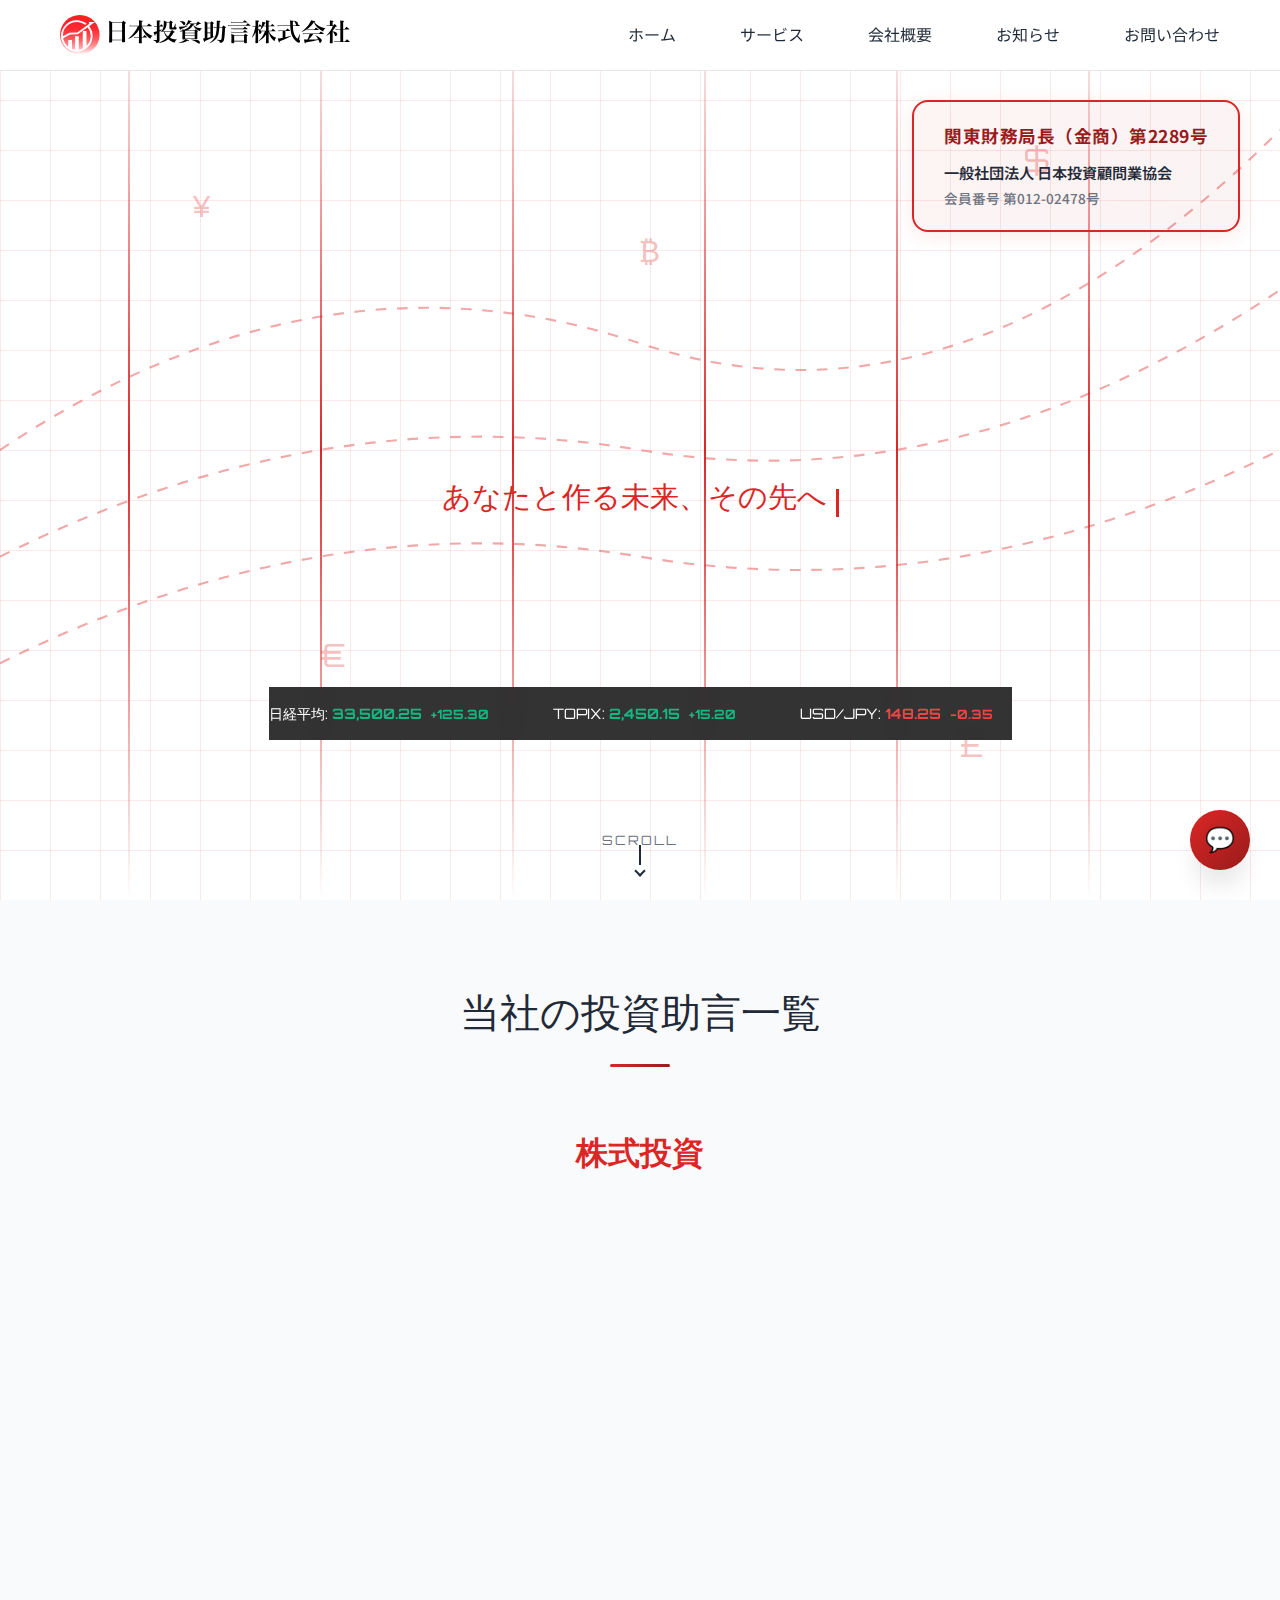
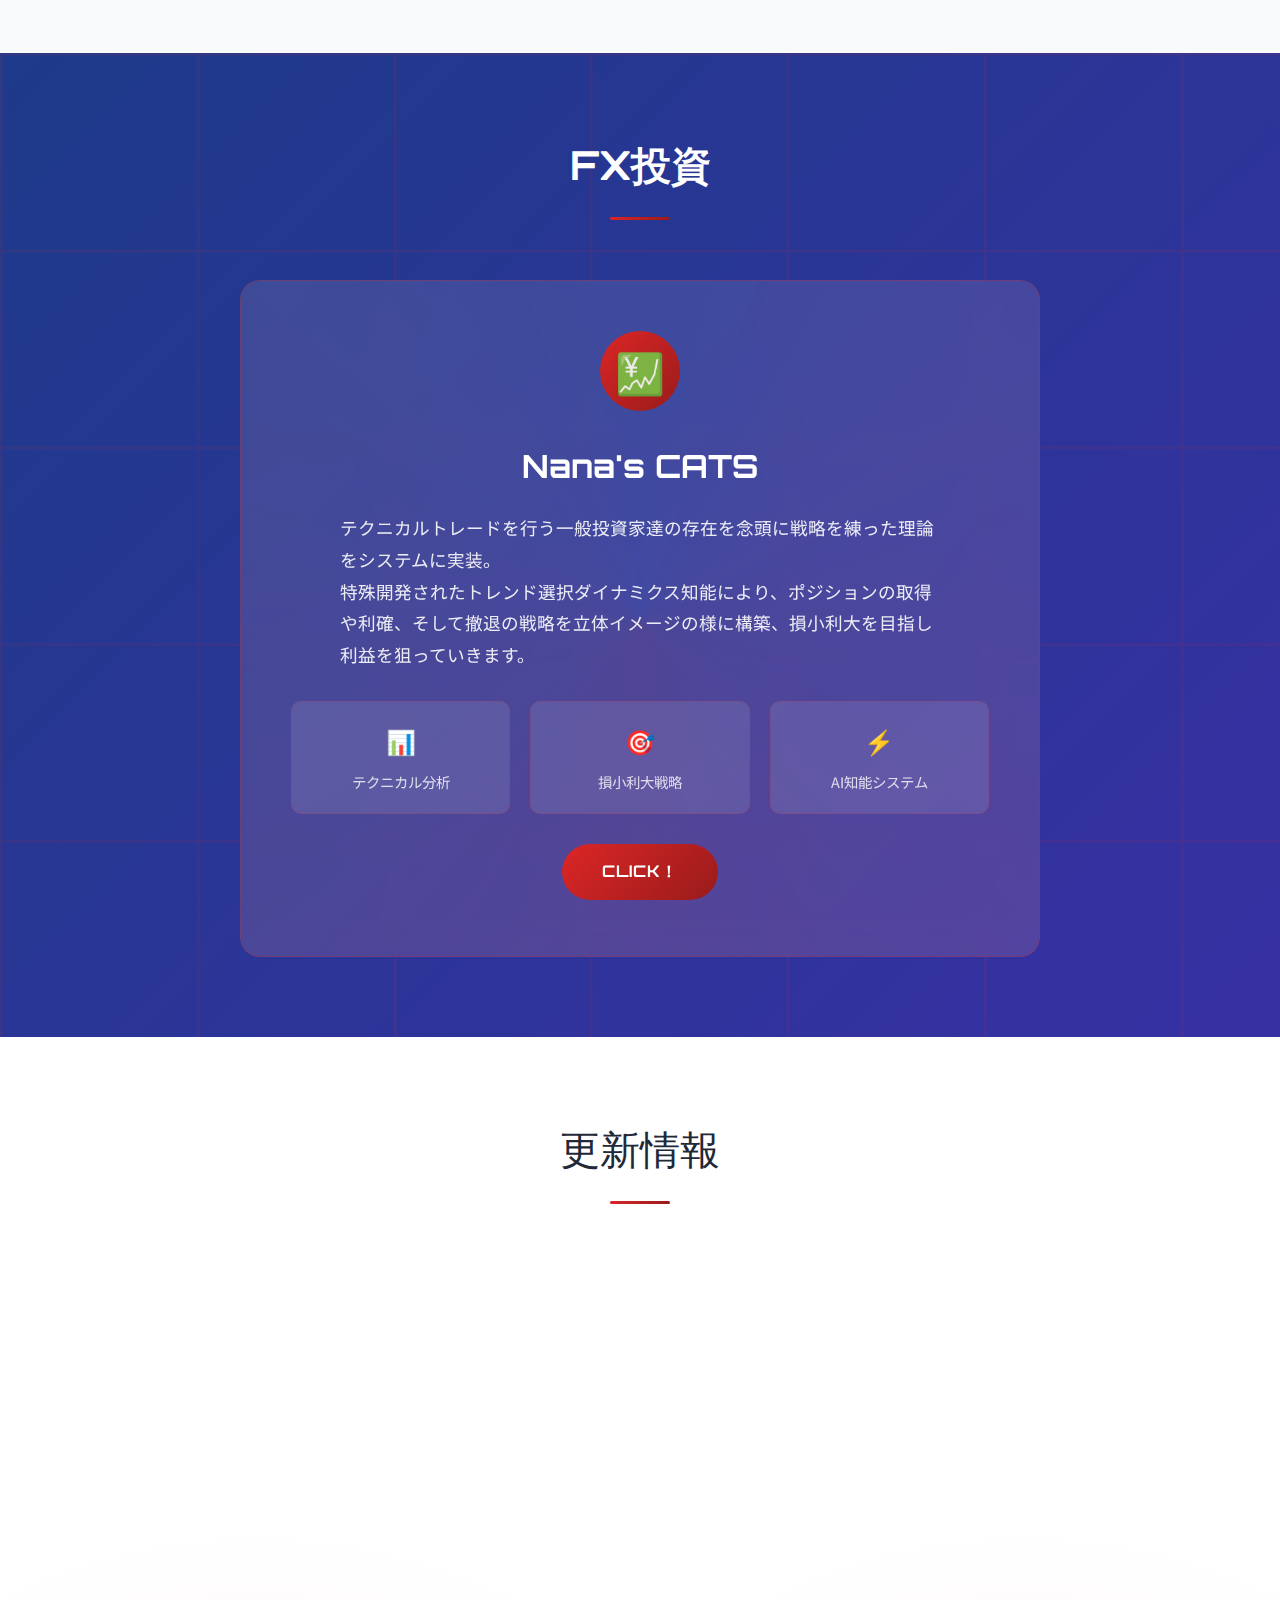
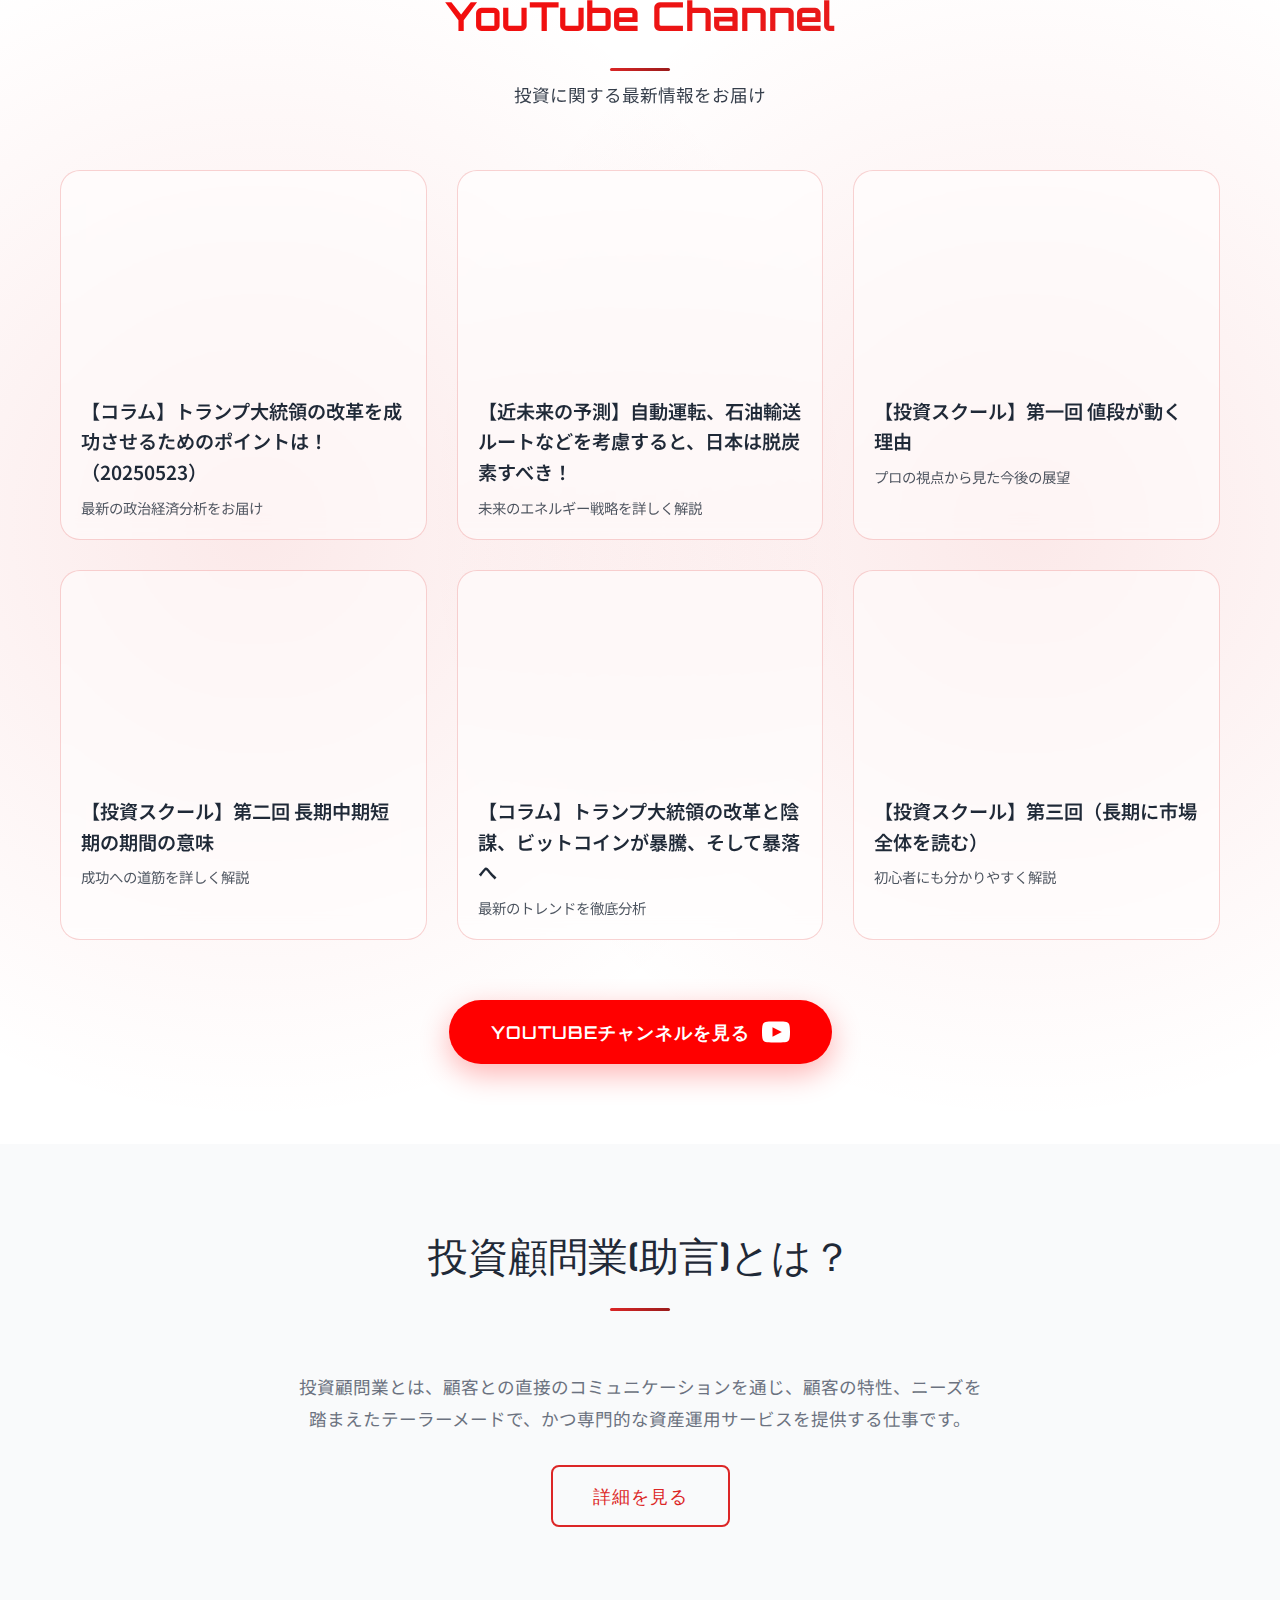
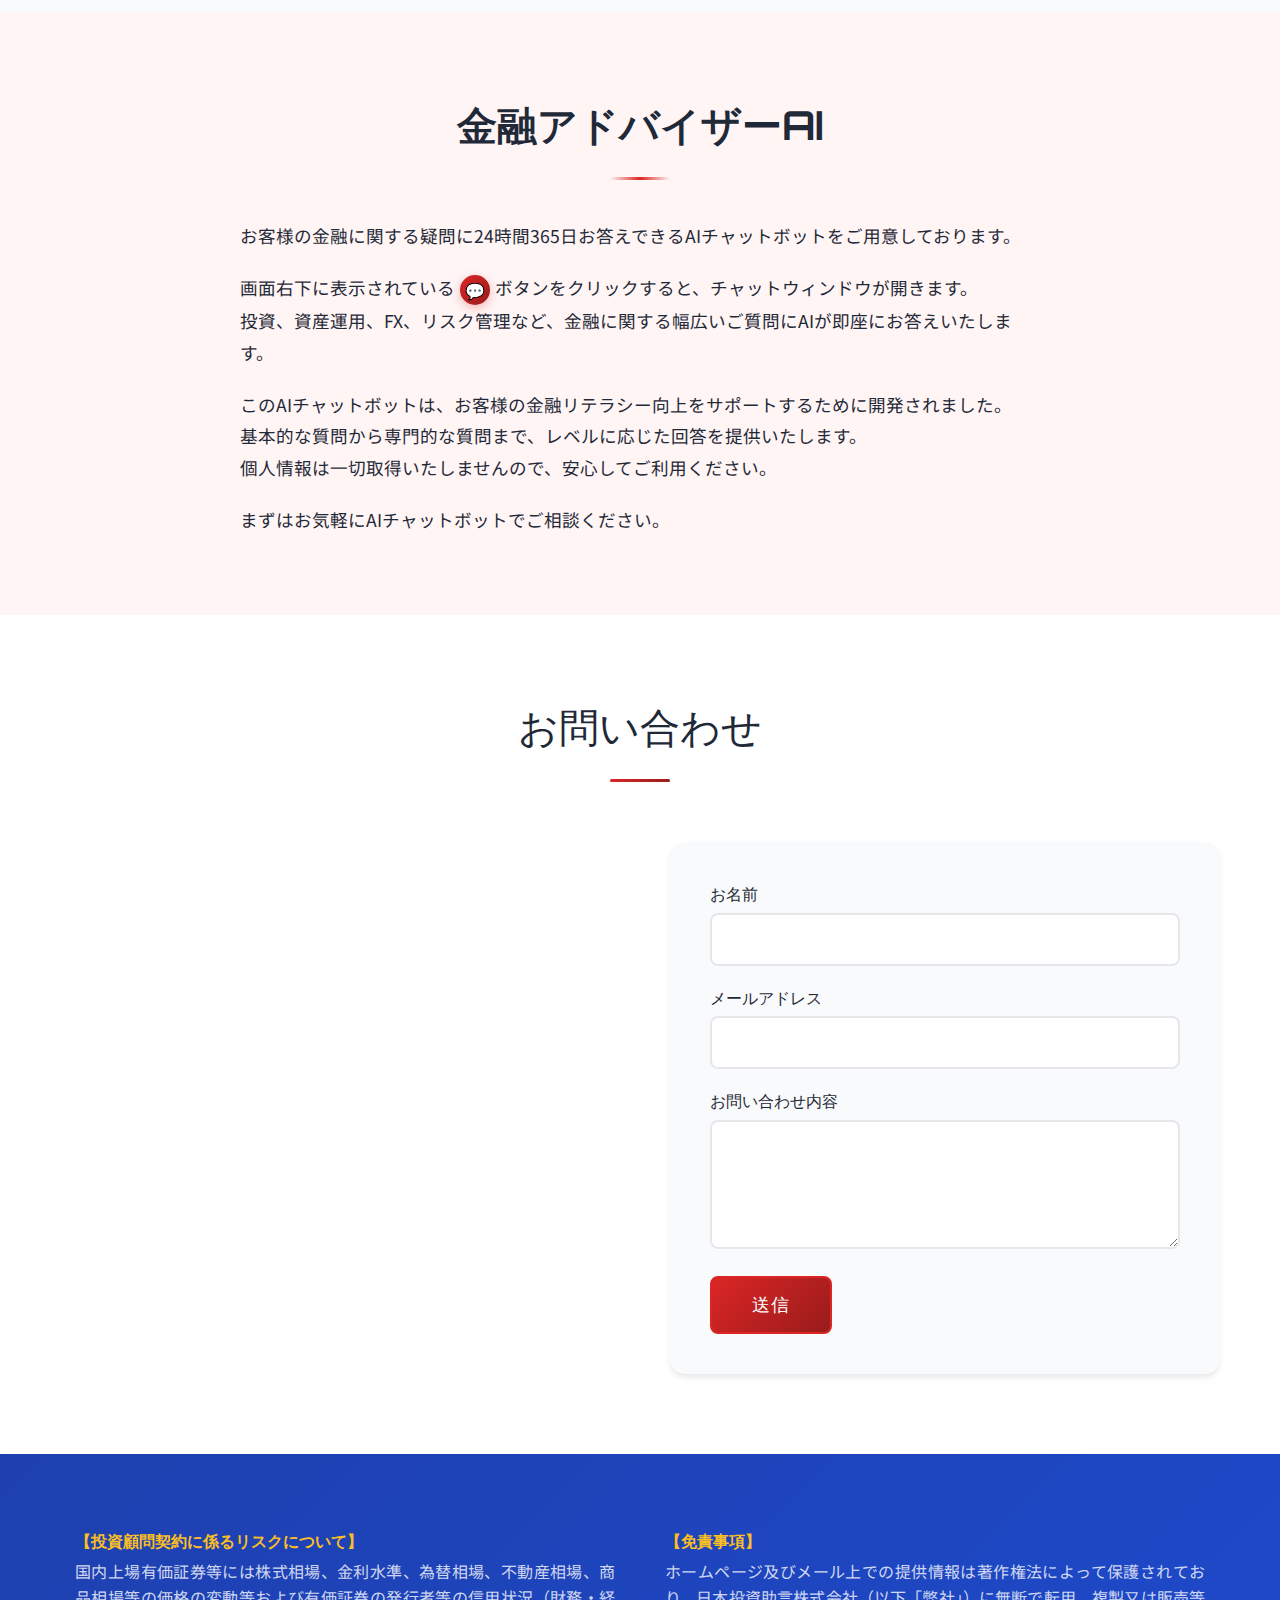
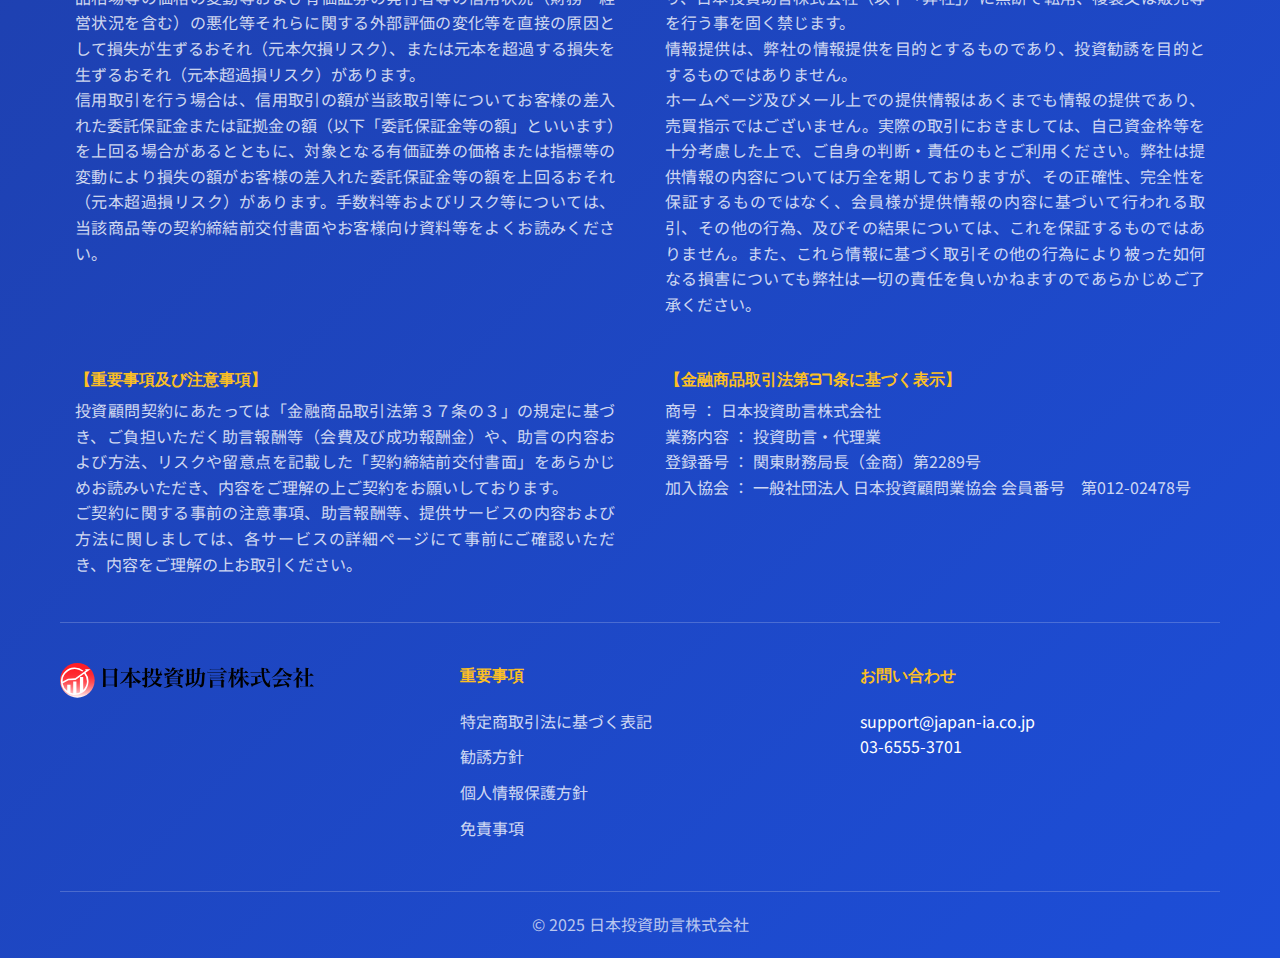
<file: index.html>
<!DOCTYPE html>
<html lang="ja">
<head>
    <meta charset="UTF-8">
    <meta name="viewport" content="width=device-width, initial-scale=1.0">
    <meta name="robots" content="noindex">
    <title>日本投資助言株式会社 - 金融リテラシーの向上をあなたと共に</title>
    <link rel="icon" type="image/png" href="image/favicon.png">
    <link rel="stylesheet" href="styles.css">
    <link href="https://fonts.googleapis.com/css2?family=Noto+Sans+JP:wght@300;400;500;700&family=Orbitron:wght@400;700;900&display=swap" rel="stylesheet">
</head>
<body>
    <!-- ローディング画面 -->
    <div id="loading-screen">
        <div class="loading-content">
            <div class="loading-logo">
                <h1>日本投資助言株式会社</h1>
                <div class="loading-chart">
                    <div class="chart-bar" style="animation-delay: 0s;"></div>
                    <div class="chart-bar" style="animation-delay: 0.2s;"></div>
                    <div class="chart-bar" style="animation-delay: 0.4s;"></div>
                    <div class="chart-bar" style="animation-delay: 0.6s;"></div>
                    <div class="chart-bar" style="animation-delay: 0.8s;"></div>
                </div>
            </div>
            <div class="loading-progress-container">
                <div class="loading-progress"></div>
                <div class="loading-percentage">0%</div>
            </div>
        </div>
    </div>

    <!-- ナビゲーション -->
    <nav class="navbar">
        <div class="nav-container">
            <div class="nav-logo">
                <img src="image/logo.svg" alt="日本投資助言株式会社" class="logo-image">
                <div class="logo-pulse"></div>
            </div>
            <ul class="nav-menu">
                <li><a href="#home">ホーム</a></li>
                <li><a href="#services">サービス</a></li>
                <li><a href="#about">会社概要</a></li>
                <li><a href="#news">お知らせ</a></li>
                <li><a href="#contact">お問い合わせ</a></li>
            </ul>
            <div class="hamburger">
                <span></span>
                <span></span>
                <span></span>
            </div>
        </div>
    </nav>

    <!-- メインコンテンツ -->
    <main>
        <!-- ヒーローセクション -->
        <section id="home" class="hero">
            <!-- 登録情報 -->
            <div class="registration-info">
                <div class="reg-info-content">
                    <div class="reg-number">関東財務局長（金商）第2289号</div>
                    <div class="reg-association">
                        <span class="assoc-name">一般社団法人 日本投資顧問業協会</span>
                        <span class="member-number">会員番号 第012-02478号</span>
                    </div>
                </div>
            </div>
            
            <!-- 背景アニメーション -->
            <div class="hero-background">
                <div class="financial-grid"></div>
                <div class="data-streams">
                    <div class="data-stream" style="left: 10%; animation-delay: 0s;"></div>
                    <div class="data-stream" style="left: 25%; animation-delay: 1s;"></div>
                    <div class="data-stream" style="left: 40%; animation-delay: 2s;"></div>
                    <div class="data-stream" style="left: 55%; animation-delay: 0.5s;"></div>
                    <div class="data-stream" style="left: 70%; animation-delay: 1.5s;"></div>
                    <div class="data-stream" style="left: 85%; animation-delay: 2.5s;"></div>
                </div>
                <div class="floating-numbers">
                    <span class="number" style="left: 15%; top: 20%; animation-delay: 0s;">¥</span>
                    <span class="number" style="left: 80%; top: 15%; animation-delay: 1s;">$</span>
                    <span class="number" style="left: 25%; top: 70%; animation-delay: 2s;">€</span>
                    <span class="number" style="left: 75%; top: 80%; animation-delay: 1.5s;">£</span>
                    <span class="number" style="left: 50%; top: 25%; animation-delay: 0.5s;">₿</span>
                </div>
                <div class="chart-lines">
                    <svg class="chart-svg" viewBox="0 0 1200 800">
                        <path class="chart-line" d="M0,400 Q300,200 600,300 T1200,100" />
                        <path class="chart-line" d="M0,500 Q300,350 600,400 T1200,250" />
                        <path class="chart-line" d="M0,600 Q300,450 600,500 T1200,400" />
                    </svg>
                </div>
            </div>

            <!-- メインコンテンツ -->
            <div class="hero-content">
                <div class="hero-main">    
                    <h1 class="hero-title">
                        <span class="title-word" data-text="金融リテラシーの向上を">金融リテラシーの向上を</span>
                        <span class="title-word" data-text="あなたと共に">あなたと共に</span>
                    </h1>
                    
                    <div class="hero-subtitle-container">
                        <span class="hero-subtitle typing-text">あなたと作る未来、その先へ</span>
                        <span class="subtitle-cursor"></span>
                    </div>
                    
                    <!-- 市場データ表示 -->
                    <div class="market-ticker">
                        <div class="ticker-content">
                            <span class="ticker-item">日経平均: <span class="price up">33,500.25 <small>+125.30</small></span></span>
                            <span class="ticker-item">TOPIX: <span class="price up">2,450.15 <small>+15.20</small></span></span>
                            <span class="ticker-item">USD/JPY: <span class="price down">148.25 <small>-0.35</small></span></span>
                            <span class="ticker-item">EUR/JPY: <span class="price up">162.80 <small>+0.85</small></span></span>
                            <span class="ticker-item">Bitcoin: <span class="price up">¥6,250,000 <small>+125,000</small></span></span>
                        </div>
                    </div>
                    
                    <p class="hero-description">我々はそんな皆様の目的を実現していきます。</p>
                    
                    <div class="hero-buttons">
                        <a href="#services" class="btn btn-primary">
                            <span class="btn-text">サービス一覧</span>
                            <div class="btn-particles"></div>
                        </a>
                        <a href="#contact" class="btn btn-secondary">
                            <span class="btn-text">お問い合わせ</span>
                            <div class="btn-glow"></div>
                        </a>
                    </div>
                </div>
            </div>

            <!-- スクロールインジケーター -->
            <div class="scroll-indicator">
                <div class="scroll-text">SCROLL</div>
                <div class="scroll-arrow">
                    <div class="arrow-line"></div>
                    <div class="arrow-head"></div>
                </div>
            </div>

            <!-- パーティクルシステム -->
            <div class="particles-container">
                <canvas id="particles-canvas"></canvas>
            </div>
        </section>

        <!-- サービスセクション -->
        <section id="services" class="services">
            <div class="container">
                <div class="section-header">
                    <h2>当社の投資助言一覧</h2>
                    <div class="section-line"></div>
                </div>
                
                <!-- 株式投資 -->
                <div class="service-category">
                    <h3>株式投資</h3>
                    <div class="service-grid">
                        <div class="service-card">
                            <div class="card-icon">📈</div>
                            <h4>NEKO ADVISORIES STOCK MEMBERS</h4>
                            <p>個別銘柄の配信サービスです。<br>サービス開始以来、ネコアドではストップ高を31本も予想しました！</p>
                            <a href="#" class="service-link">Click！</a>
                        </div>
                        
                        <div class="service-card">
                            <div class="card-icon">🔊</div>
                            <h4>鶴の一声</h4>
                            <p>伊藤智洋氏が満を持して当社助言チームに参加！<br>個人投資家歴20年の伊藤智洋が結果で示します！</p>
                            <a href="#" class="service-link">Click！</a>
                        </div>
                        
                        <!-- <div class="service-card">
                            <div class="card-icon">📊</div>
                            <h4>日経平均株価・短期シナリオ</h4>
                            <p>伊藤智洋が読む市況分析をお届けします。</p>
                            <a href="#" class="service-link">Click！</a>
                        </div> -->
                    </div>
                </div>

            </div>
        </section>

        <!-- FX投資セクション - 新しいデザインに変更 -->
        <section class="fx-section">
            <div class="container">
                <div class="fx-content">
                    <div class="fx-header">
                        <h3>FX投資</h3>
                        <div class="section-line"></div>
                    </div>
                    
                    <div class="fx-card">
                        <div class="fx-card-content">
                            <div class="fx-icon">💹</div>
                            <h4 class="fx-title">Nana's CATS</h4>
                            <p class="fx-description">テクニカルトレードを行う一般投資家達の存在を念頭に戦略を練った理論をシステムに実装。<br>特殊開発されたトレンド選択ダイナミクス知能により、ポジションの取得や利確、そして撤退の戦略を立体イメージの様に構築、損小利大を目指し利益を狙っていきます。</p>
                            
                            <div class="fx-features">
                                <div class="fx-feature">
                                    <div class="fx-feature-icon">📊</div>
                                    <div class="fx-feature-text">テクニカル分析</div>
                                </div>
                                <div class="fx-feature">
                                    <div class="fx-feature-icon">🎯</div>
                                    <div class="fx-feature-text">損小利大戦略</div>
                                </div>
                                <div class="fx-feature">
                                    <div class="fx-feature-icon">⚡</div>
                                    <div class="fx-feature-text">AI知能システム</div>
                                </div>
                            </div>
                            
                            <a href="#" class="fx-link service-link">Click！</a>
                        </div>
                    </div>
                </div>
            </div>
        </section>

        <!-- 更新情報セクション -->
        <section id="news" class="news">
            <div class="container">
                <div class="section-header">
                    <h2>更新情報</h2>
                    <div class="section-line"></div>
                </div>
                <div class="news-grid">
                    <div class="news-item">
                        <div class="news-date">2024年3月8日</div>
                        <h4>お知らせ</h4>
                        <a href="#" class="news-link">Click！</a>
                    </div>
                    <div class="news-item">
                        <div class="news-date">2024年3月18日</div>
                        <h4>コラム</h4>
                        <a href="#" class="news-link">Click！</a>
                    </div>
                </div>
            </div>
        </section>

        <!-- YouTube動画セクション -->
        <section id="youtube" class="youtube-section">
            <div class="container">
                <div class="section-header">
                    <h2>YouTube Channel</h2>
                    <div class="section-line"></div>
                    <p class="youtube-subtitle">投資に関する最新情報をお届け</p>
                </div>
                <div class="youtube-grid">
                    <div class="youtube-card">
                        <div class="video-wrapper">
                            <iframe src="https://www.youtube.com/embed/0pplI-E8y60" 
                                    title="YouTube video player" 
                                    frameborder="0" 
                                    allow="accelerometer; autoplay; clipboard-write; encrypted-media; gyroscope; picture-in-picture; web-share" 
                                    allowfullscreen>
                            </iframe>
                        </div>
                        <div class="video-info">
                            <h4>【コラム】トランプ大統領の改革を成功させるためのポイントは！（20250523）</h4>
                            <p>最新の政治経済分析をお届け</p>
                        </div>
                    </div>
                    
                    <div class="youtube-card">
                        <div class="video-wrapper">
                            <iframe src="https://www.youtube.com/embed/zNHgiLs5-jc" 
                                    title="YouTube video player" 
                                    frameborder="0" 
                                    allow="accelerometer; autoplay; clipboard-write; encrypted-media; gyroscope; picture-in-picture; web-share" 
                                    allowfullscreen>
                            </iframe>
                        </div>
                        <div class="video-info">
                            <h4>【近未来の予測】自動運転、石油輸送ルートなどを考慮すると、日本は脱炭素すべき！</h4>
                            <p>未来のエネルギー戦略を詳しく解説</p>
                        </div>
                    </div>
                    
                    <div class="youtube-card">
                        <div class="video-wrapper">
                            <iframe src="https://www.youtube.com/embed/S-BHW_4WPmg" 
                                    title="YouTube video player" 
                                    frameborder="0" 
                                    allow="accelerometer; autoplay; clipboard-write; encrypted-media; gyroscope; picture-in-picture; web-share" 
                                    allowfullscreen>
                            </iframe>
                        </div>
                        <div class="video-info">
                            <h4>【投資スクール】第一回 値段が動く理由</h4>
                            <p>プロの視点から見た今後の展望</p>
                        </div>
                    </div>
                    
                    <div class="youtube-card">
                        <div class="video-wrapper">
                            <iframe src="https://www.youtube.com/embed/5t4H3sw6IHQ" 
                                    title="YouTube video player" 
                                    frameborder="0" 
                                    allow="accelerometer; autoplay; clipboard-write; encrypted-media; gyroscope; picture-in-picture; web-share" 
                                    allowfullscreen>
                            </iframe>
                        </div>
                        <div class="video-info">
                            <h4>【投資スクール】第二回 長期中期短期の期間の意味</h4>
                            <p>成功への道筋を詳しく解説</p>
                        </div>
                    </div>
                    
                    <div class="youtube-card">
                        <div class="video-wrapper">
                            <iframe src="https://www.youtube.com/embed/V8NwjMfwcoM" 
                                    title="YouTube video player" 
                                    frameborder="0" 
                                    allow="accelerometer; autoplay; clipboard-write; encrypted-media; gyroscope; picture-in-picture; web-share" 
                                    allowfullscreen>
                            </iframe>
                        </div>
                        <div class="video-info">
                            <h4>【コラム】トランプ大統領の改革と陰謀、ビットコインが暴騰、そして暴落へ</h4>
                            <p>最新のトレンドを徹底分析</p>
                        </div>
                    </div>
                    
                    <div class="youtube-card">
                        <div class="video-wrapper">
                            <iframe src="https://www.youtube.com/embed/htQ_nZWmU70" 
                                    title="YouTube video player" 
                                    frameborder="0" 
                                    allow="accelerometer; autoplay; clipboard-write; encrypted-media; gyroscope; picture-in-picture; web-share" 
                                    allowfullscreen>
                            </iframe>
                        </div>
                        <div class="video-info">
                            <h4>【投資スクール】第三回（長期に市場全体を読む）</h4>
                            <p>初心者にも分かりやすく解説</p>
                        </div>
                    </div>
                </div>
                
                <div class="youtube-cta">
                    <a href="https://www.youtube.com/@japan-ia" target="_blank" class="btn btn-youtube">
                        <span class="btn-text">YouTubeチャンネルを見る</span>
                        <svg class="youtube-icon" width="24" height="24" viewBox="0 0 24 24" fill="currentColor">
                            <path d="M19.615 3.184c-3.604-.246-11.631-.245-15.23 0-3.897.266-4.356 2.62-4.385 8.816.029 6.185.484 8.549 4.385 8.816 3.6.245 11.626.246 15.23 0 3.897-.266 4.356-2.62 4.385-8.816-.029-6.185-.484-8.549-4.385-8.816zm-10.615 12.816v-8l8 3.993-8 4.007z"/>
                        </svg>
                    </a>
                </div>
            </div>
        </section>

        <!-- 投資顧問業について -->
        <section id="about" class="about">
            <div class="container">
                <div class="section-header">
                    <h2>投資顧問業(助言)とは？</h2>
                    <div class="section-line"></div>
                </div>
                <div class="about-content">
                    <p>投資顧問業とは、顧客との直接のコミュニケーションを通じ、顧客の特性、ニーズを<br>踏まえたテーラーメードで、かつ専門的な資産運用サービスを提供する仕事です。</p>
                    <a href="#" class="btn btn-outline">詳細を見る</a>
                </div>
            </div>
        </section>

        <!-- 金融アドバイザーAIセクション -->
        <section class="ai-advisor-section">
            <div class="container">
                <div class="section-header">
                    <h2>金融アドバイザーAI</h2>
                    <div class="section-line"></div>
                </div>
                
                <div class="ai-description">
                    <p>お客様の金融に関する疑問に24時間365日お答えできるAIチャットボットをご用意しております。</p>
                    
                    <p>画面右下に表示されている<span class="chat-icon-preview">💬</span>ボタンをクリックすると、チャットウィンドウが開きます。<br>投資、資産運用、FX、リスク管理など、金融に関する幅広いご質問にAIが即座にお答えいたします。</p>
                    
                    <p>このAIチャットボットは、お客様の金融リテラシー向上をサポートするために開発されました。<br>基本的な質問から専門的な質問まで、レベルに応じた回答を提供いたします。<br>個人情報は一切取得いたしませんので、安心してご利用ください。</p>
                    
                    <p>まずはお気軽にAIチャットボットでご相談ください。</p>
                </div>
            </div>
        </section>

        <!-- お問い合わせセクション -->
        <section id="contact" class="contact">
            <div class="container">
                <div class="section-header">
                    <h2>お問い合わせ</h2>
                    <div class="section-line"></div>
                </div>
                <div class="contact-content">
                    <div class="contact-info">
                        <div class="contact-item">
                            <h4>所在地</h4>
                            <p>〒103-0014<br>東京都中央区日本橋蛎殻町1-18-1<br>フルカワビル4階</p>
                        </div>
                        <div class="contact-item">
                            <h4>電話番号</h4>
                            <p>03-6555-3701<br>（土日・祝日を除く10:00～17:00）</p>
                        </div>
                        <div class="contact-item">
                            <h4>メールアドレス</h4>
                            <p>support@japan-ia.co.jp</p>
                        </div>
                    </div>
                    <form class="contact-form">
                        <div class="form-group">
                            <label for="name">お名前</label>
                            <input type="text" id="name" name="name" required>
                        </div>
                        <div class="form-group">
                            <label for="email">メールアドレス</label>
                            <input type="email" id="email" name="email" required>
                        </div>
                        <div class="form-group">
                            <label for="message">お問い合わせ内容</label>
                            <textarea id="message" name="message" rows="5" required></textarea>
                        </div>
                        <button type="submit" class="btn btn-primary">送信</button>
                    </form>
                </div>
            </div>
        </section>
    </main>

    <!-- フッター -->
    <footer class="footer">
        <div class="container">
            <!-- 法的表示 -->
            <div class="legal-content">
                <div class="legal-item">
                    <h4>【投資顧問契約に係るリスクについて】</h4>
                    <p>国内上場有価証券等には株式相場、金利水準、為替相場、不動産相場、商品相場等の価格の変動等および有価証券の発行者等の信用状況（財務・経営状況を含む）の悪化等それらに関する外部評価の変化等を直接の原因として損失が生ずるおそれ（元本欠損リスク）、または元本を超過する損失を生ずるおそれ（元本超過損リスク）があります。<br>
                    信用取引を行う場合は、信用取引の額が当該取引等についてお客様の差入れた委託保証金または証拠金の額（以下「委託保証金等の額」といいます）を上回る場合があるとともに、対象となる有価証券の価格または指標等の変動により損失の額がお客様の差入れた委託保証金等の額を上回るおそれ（元本超過損リスク）があります。手数料等およびリスク等については、当該商品等の契約締結前交付書面やお客様向け資料等をよくお読みください。</p>
                </div>
                
                <div class="legal-item">
                    <h4>【免責事項】</h4>
                    <p>ホームページ及びメール上での提供情報は著作権法によって保護されており、日本投資助言株式会社（以下「弊社」）に無断で転用、複製又は販売等を行う事を固く禁じます。<br>
                    情報提供は、弊社の情報提供を目的とするものであり、投資勧誘を目的とするものではありません。<br>
                    ホームページ及びメール上での提供情報はあくまでも情報の提供であり、売買指示ではございません。実際の取引におきましては、自己資金枠等を十分考慮した上で、ご自身の判断・責任のもとご利用ください。弊社は提供情報の内容については万全を期しておりますが、その正確性、完全性を保証するものではなく、会員様が提供情報の内容に基づいて行われる取引、その他の行為、及びその結果については、これを保証するものではありません。また、これら情報に基づく取引その他の行為により被った如何なる損害についても弊社は一切の責任を負いかねますのであらかじめご了承ください。</p>
                </div>
                
                <div class="legal-item">
                    <h4>【重要事項及び注意事項】</h4>
                    <p>投資顧問契約にあたっては「金融商品取引法第３７条の３」の規定に基づき、ご負担いただく助言報酬等（会費及び成功報酬金）や、助言の内容および方法、リスクや留意点を記載した「契約締結前交付書面」をあらかじめお読みいただき、内容をご理解の上ご契約をお願いしております。<br>
                    ご契約に関する事前の注意事項、助言報酬等、提供サービスの内容および方法に関しましては、各サービスの詳細ページにて事前にご確認いただき、内容をご理解の上お取引ください。</p>
                </div>
                
                <div class="legal-item">
                    <h4>【金融商品取引法第37条に基づく表示】</h4>
                    <p>商号 ： 日本投資助言株式会社<br>
                    業務内容 ： 投資助言・代理業<br>
                    登録番号 ： 関東財務局長（金商）第2289号<br>
                    加入協会 ： 一般社団法人 日本投資顧問業協会 会員番号　第012-02478号</p>
                </div>
            </div>
            
            <div class="footer-content">
                <div class="footer-section">
                    <img src="image/logo.svg" alt="日本投資助言株式会社" class="footer-logo">
                </div>
                <div class="footer-section">
                    <h4>重要事項</h4>
                    <ul>
                        <li><a href="#">特定商取引法に基づく表記</a></li>
                        <li><a href="#">勧誘方針</a></li>
                        <li><a href="#">個人情報保護方針</a></li>
                        <li><a href="#">免責事項</a></li>
                    </ul>
                </div>
                <div class="footer-section">
                    <h4>お問い合わせ</h4>
                    <p>support@japan-ia.co.jp</p>
                    <p>03-6555-3701</p>
                </div>
            </div>
            <div class="footer-bottom">
                <p>&copy; 2025 日本投資助言株式会社</p>
            </div>
        </div>
    </footer>

    <!-- リスク警告モーダル -->
    <div id="risk-modal" class="modal">
        <div class="modal-content">
            <span class="close">&times;</span>
            <h3>投資顧問契約に係るリスクについて</h3>
            <p>国内上場有価証券等には株式相場、金利水準、為替相場、不動産相場、商品相場等の価格の変動等および有価証券の発行者等の信用状況（財務・経営状況を含む）の悪化等それらに関する外部評価の変化等を直接の原因として損失が生ずるおそれ（元本欠損リスク）、または元本を超過する損失を生ずるおそれ（元本超過損リスク）があります。</p>
        </div>
    </div>

    <script src="script.js"></script>
</body>
</html>
</file>
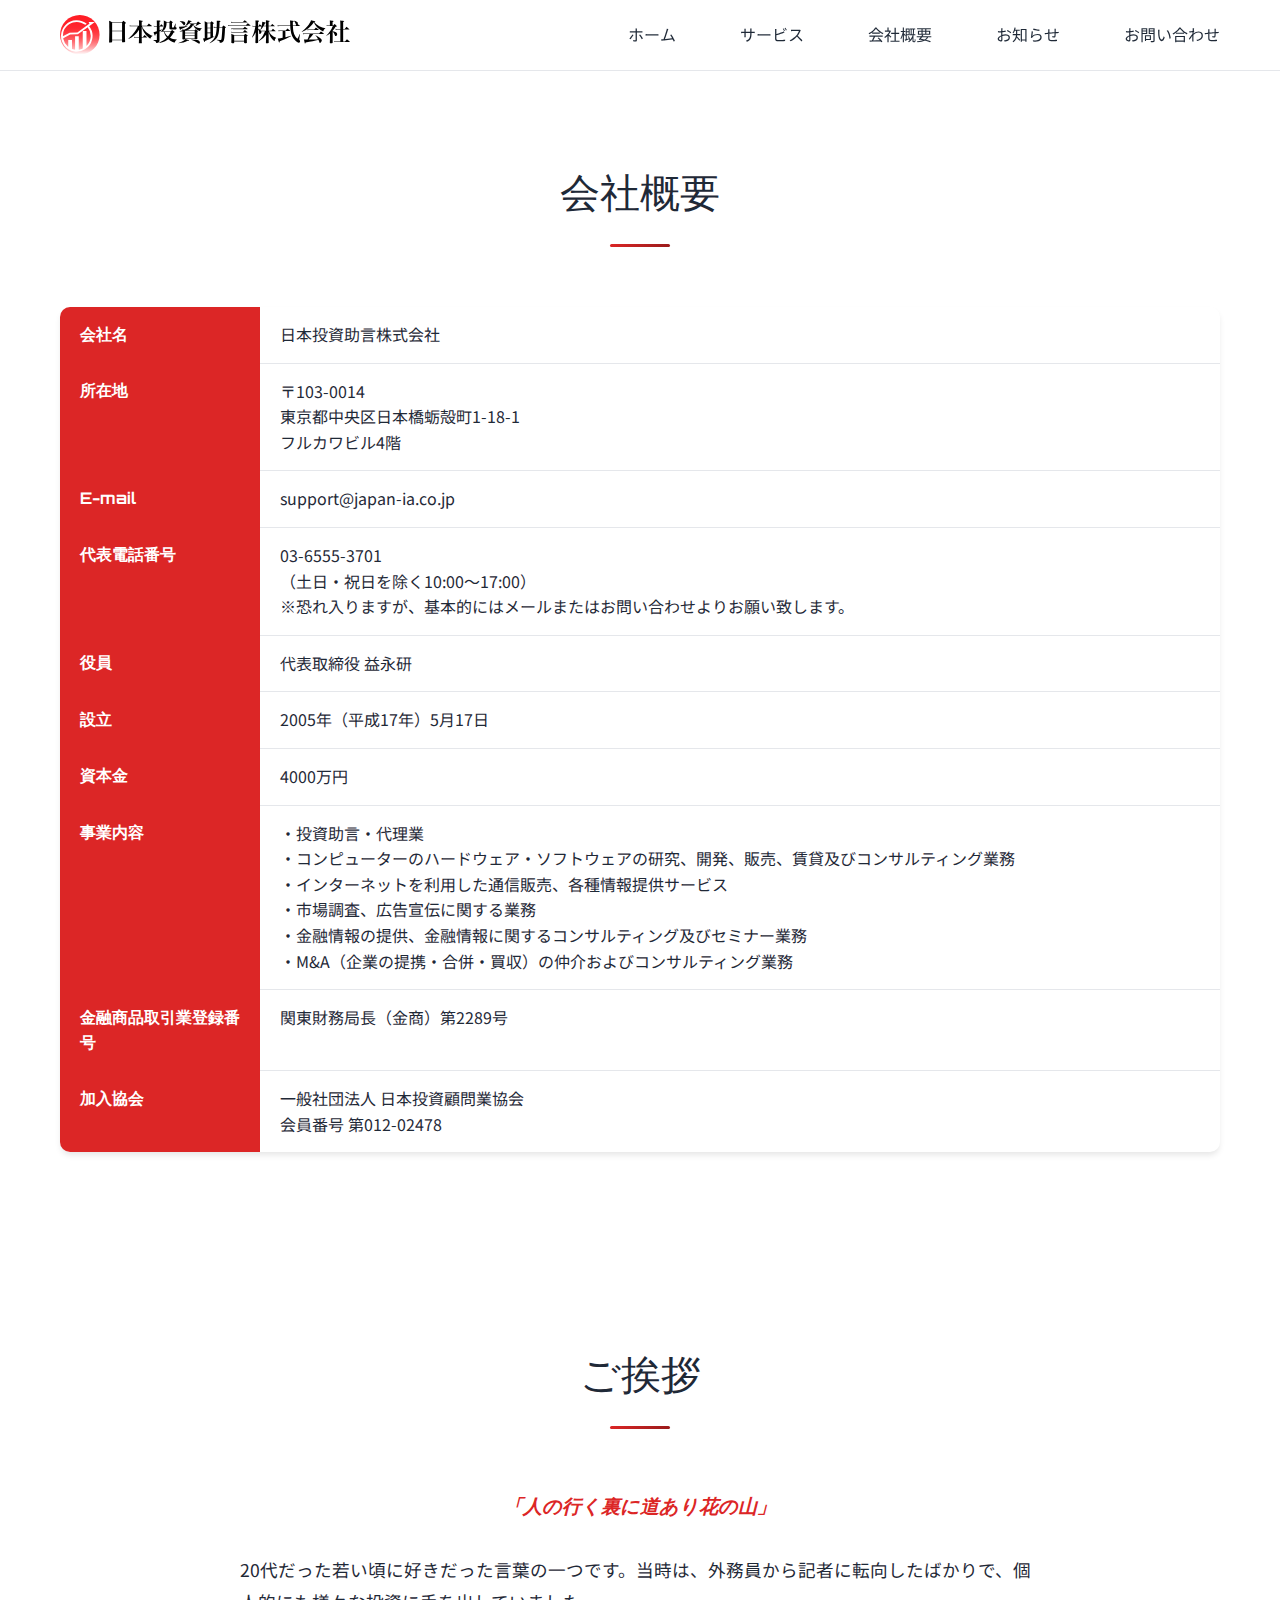
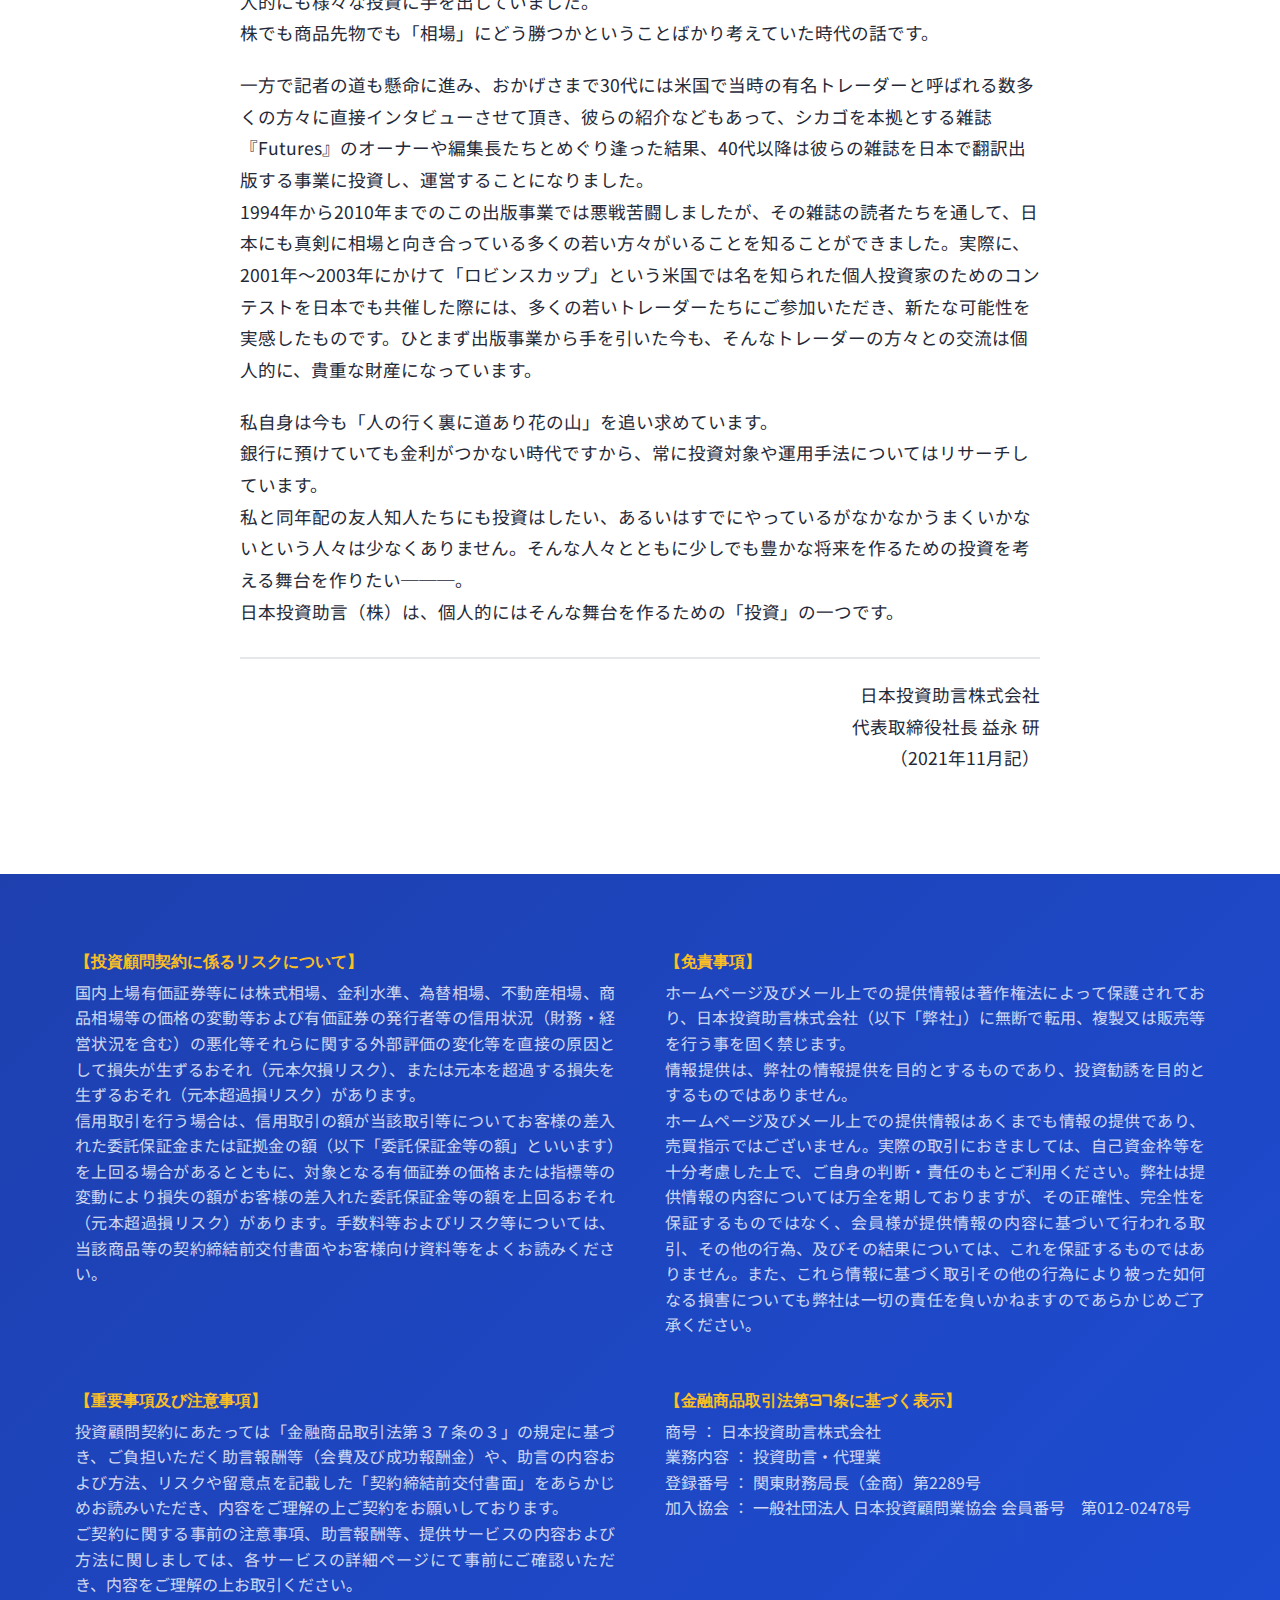
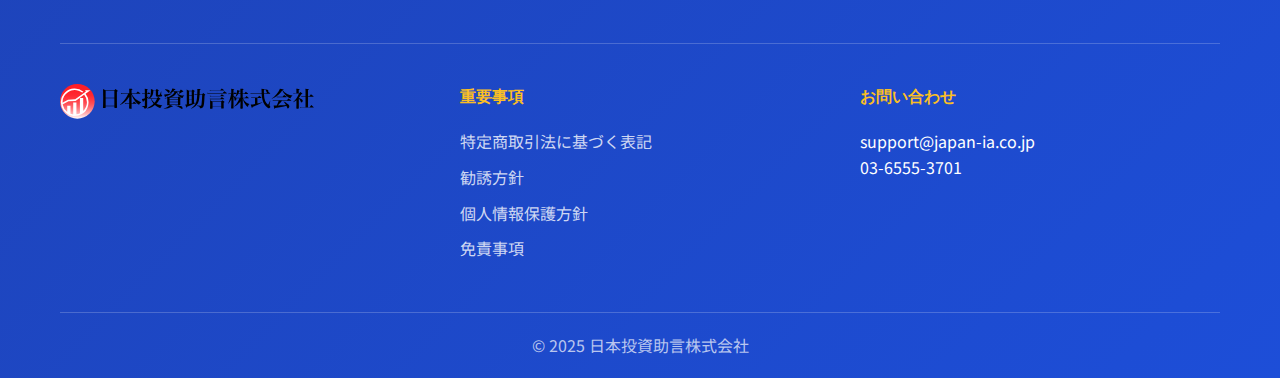
<file: profile.html>
<!DOCTYPE html>
<html lang="ja">
<head>
    <meta charset="UTF-8">
    <meta name="viewport" content="width=device-width, initial-scale=1.0">
    <meta name="robots" content="noindex">
    <title>会社概要 - 日本投資助言株式会社</title>
    <link rel="icon" type="image/png" href="image/favicon.png">
    <link rel="stylesheet" href="styles.css">
    <link href="https://fonts.googleapis.com/css2?family=Noto+Sans+JP:wght@300;400;500;700&family=Orbitron:wght@400;700;900&display=swap" rel="stylesheet">
</head>
<body class="profile-page">

    <!-- ナビゲーション -->
    <nav class="navbar">
        <div class="nav-container">
            <div class="nav-logo">
                <img src="image/logo.svg" alt="日本投資助言株式会社" class="logo-image">
                <div class="logo-pulse"></div>
            </div>
            <ul class="nav-menu">
                <li><a href="index.html">ホーム</a></li>
                <li><a href="index.html#services">サービス</a></li>
                <li><a href="profile.html">会社概要</a></li>
                <li><a href="index.html#news">お知らせ</a></li>
                <li><a href="index.html#contact">お問い合わせ</a></li>
            </ul>
            <div class="hamburger">
                <span></span>
                <span></span>
                <span></span>
            </div>
        </div>
    </nav>

    <!-- メインコンテンツ -->
    <main style="margin-top: 80px;">

        <!-- 会社概要セクション -->
        <section class="services">
            <div class="container">
                <div class="section-header">
                    <h2>会社概要</h2>
                    <div class="section-line"></div>
                </div>
                
                <table class="company-table">
                    <tr>
                        <th>会社名</th>
                        <td>日本投資助言株式会社</td>
                    </tr>
                    <tr>
                        <th>所在地</th>
                        <td>〒103-0014<br>東京都中央区日本橋蛎殻町1-18-1<br>フルカワビル4階</td>
                    </tr>
                    <tr>
                        <th>E-mail</th>
                        <td>support@japan-ia.co.jp</td>
                    </tr>
                    <tr>
                        <th>代表電話番号</th>
                        <td>03-6555-3701<br>（土日・祝日を除く10:00～17:00）<br>※恐れ入りますが、基本的にはメールまたはお問い合わせよりお願い致します。</td>
                    </tr>
                    <tr>
                        <th>役員</th>
                        <td>代表取締役 益永研</td>
                    </tr>
                    <tr>
                        <th>設立</th>
                        <td>2005年（平成17年）5月17日</td>
                    </tr>
                    <tr>
                        <th>資本金</th>
                        <td>4000万円</td>
                    </tr>
                    <tr>
                        <th>事業内容</th>
                        <td>・投資助言・代理業<br>
                        ・コンピューターのハードウェア・ソフトウェアの研究、開発、販売、賃貸及びコンサルティング業務<br>
                        ・インターネットを利用した通信販売、各種情報提供サービス<br>
                        ・市場調査、広告宣伝に関する業務<br>
                        ・金融情報の提供、金融情報に関するコンサルティング及びセミナー業務<br>
                        ・M&A（企業の提携・合併・買収）の仲介およびコンサルティング業務</td>
                    </tr>
                    <tr>
                        <th>金融商品取引業登録番号</th>
                        <td>関東財務局長（金商）第2289号</td>
                    </tr>
                    <tr>
                        <th>加入協会</th>
                        <td>一般社団法人 日本投資顧問業協会<br>会員番号 第012-02478</td>
                    </tr>
                </table>
            </div>
        </section>

        <!-- ご挨拶セクション -->
        <section class="about">
            <div class="container">
                <div class="section-header">
                    <h2>ご挨拶</h2>
                    <div class="section-line"></div>
                </div>
                <div class="about-content">
                    <div class="greeting-text">
                        <p>「人の行く裏に道あり花の山」</p>
                        <p>20代だった若い頃に好きだった言葉の一つです。当時は、外務員から記者に転向したばかりで、個人的にも様々な投資に手を出していました。<br>
                        株でも商品先物でも「相場」にどう勝つかということばかり考えていた時代の話です。</p>
                        
                        <p>一方で記者の道も懸命に進み、おかげさまで30代には米国で当時の有名トレーダーと呼ばれる数多くの方々に直接インタビューさせて頂き、彼らの紹介などもあって、シカゴを本拠とする雑誌『Futures』のオーナーや編集長たちとめぐり逢った結果、40代以降は彼らの雑誌を日本で翻訳出版する事業に投資し、運営することになりました。<br>
                        1994年から2010年までのこの出版事業では悪戦苦闘しましたが、その雑誌の読者たちを通して、日本にも真剣に相場と向き合っている多くの若い方々がいることを知ることができました。実際に、2001年～2003年にかけて「ロビンスカップ」という米国では名を知られた個人投資家のためのコンテストを日本でも共催した際には、多くの若いトレーダーたちにご参加いただき、新たな可能性を実感したものです。ひとまず出版事業から手を引いた今も、そんなトレーダーの方々との交流は個人的に、貴重な財産になっています。</p>
                        
                        <p>私自身は今も「人の行く裏に道あり花の山」を追い求めています。<br>
                        銀行に預けていても金利がつかない時代ですから、常に投資対象や運用手法についてはリサーチしています。<br>
                        私と同年配の友人知人たちにも投資はしたい、あるいはすでにやっているがなかなかうまくいかないという人々は少なくありません。そんな人々とともに少しでも豊かな将来を作るための投資を考える舞台を作りたい───。<br>
                        日本投資助言（株）は、個人的にはそんな舞台を作るための「投資」の一つです。</p>
                        
                        <p class="greeting-signature">日本投資助言株式会社<br>代表取締役社長 益永 研<br>（2021年11月記）</p>
                    </div>
                </div>
            </div>
        </section>
    </main>

    <!-- フッター -->
    <footer class="footer">
        <div class="container">
            <!-- 法的表示 -->
            <div class="legal-content">
                <div class="legal-item">
                    <h4>【投資顧問契約に係るリスクについて】</h4>
                    <p>国内上場有価証券等には株式相場、金利水準、為替相場、不動産相場、商品相場等の価格の変動等および有価証券の発行者等の信用状況（財務・経営状況を含む）の悪化等それらに関する外部評価の変化等を直接の原因として損失が生ずるおそれ（元本欠損リスク）、または元本を超過する損失を生ずるおそれ（元本超過損リスク）があります。<br>
                    信用取引を行う場合は、信用取引の額が当該取引等についてお客様の差入れた委託保証金または証拠金の額（以下「委託保証金等の額」といいます）を上回る場合があるとともに、対象となる有価証券の価格または指標等の変動により損失の額がお客様の差入れた委託保証金等の額を上回るおそれ（元本超過損リスク）があります。手数料等およびリスク等については、当該商品等の契約締結前交付書面やお客様向け資料等をよくお読みください。</p>
                </div>
                
                <div class="legal-item">
                    <h4>【免責事項】</h4>
                    <p>ホームページ及びメール上での提供情報は著作権法によって保護されており、日本投資助言株式会社（以下「弊社」）に無断で転用、複製又は販売等を行う事を固く禁じます。<br>
                    情報提供は、弊社の情報提供を目的とするものであり、投資勧誘を目的とするものではありません。<br>
                    ホームページ及びメール上での提供情報はあくまでも情報の提供であり、売買指示ではございません。実際の取引におきましては、自己資金枠等を十分考慮した上で、ご自身の判断・責任のもとご利用ください。弊社は提供情報の内容については万全を期しておりますが、その正確性、完全性を保証するものではなく、会員様が提供情報の内容に基づいて行われる取引、その他の行為、及びその結果については、これを保証するものではありません。また、これら情報に基づく取引その他の行為により被った如何なる損害についても弊社は一切の責任を負いかねますのであらかじめご了承ください。</p>
                </div>
                
                <div class="legal-item">
                    <h4>【重要事項及び注意事項】</h4>
                    <p>投資顧問契約にあたっては「金融商品取引法第３７条の３」の規定に基づき、ご負担いただく助言報酬等（会費及び成功報酬金）や、助言の内容および方法、リスクや留意点を記載した「契約締結前交付書面」をあらかじめお読みいただき、内容をご理解の上ご契約をお願いしております。<br>
                    ご契約に関する事前の注意事項、助言報酬等、提供サービスの内容および方法に関しましては、各サービスの詳細ページにて事前にご確認いただき、内容をご理解の上お取引ください。</p>
                </div>
                
                <div class="legal-item">
                    <h4>【金融商品取引法第37条に基づく表示】</h4>
                    <p>商号 ： 日本投資助言株式会社<br>
                    業務内容 ： 投資助言・代理業<br>
                    登録番号 ： 関東財務局長（金商）第2289号<br>
                    加入協会 ： 一般社団法人 日本投資顧問業協会 会員番号　第012-02478号</p>
                </div>
            </div>
            
            <div class="footer-content">
                <div class="footer-section">
                    <img src="image/logo.svg" alt="日本投資助言株式会社" class="footer-logo">
                </div>
                <div class="footer-section">
                    <h4>重要事項</h4>
                    <ul>
                        <li><a href="#">特定商取引法に基づく表記</a></li>
                        <li><a href="#">勧誘方針</a></li>
                        <li><a href="#">個人情報保護方針</a></li>
                        <li><a href="#">免責事項</a></li>
                    </ul>
                </div>
                <div class="footer-section">
                    <h4>お問い合わせ</h4>
                    <p>support@japan-ia.co.jp</p>
                    <p>03-6555-3701</p>
                </div>
            </div>
            <div class="footer-bottom">
                <p>&copy; 2025 日本投資助言株式会社</p>
            </div>
        </div>
    </footer>

    <script src="script.js"></script>
</body>
</html>
</file>
<file: styles.css>
/* リセットCSS */
* {
    margin: 0;
    padding: 0;
    box-sizing: border-box;
}

/* 基本設定 */
:root {
    --primary-color: #dc2626;
    --secondary-color: #ffffff;
    --accent-color: #991b1b;
    --text-dark: #1f2937;
    --text-light: #6b7280;
    --background-light: #f9fafb;
    --border-color: #e5e7eb;
    --shadow: 0 4px 6px -1px rgba(0, 0, 0, 0.1);
    --shadow-lg: 0 20px 25px -5px rgba(0, 0, 0, 0.1);
    --gradient-primary: linear-gradient(135deg, #dc2626 0%, #991b1b 100%);
    --gradient-secondary: linear-gradient(135deg, #1f2937 0%, #374151 100%);
}

body {
    font-family: 'Noto Sans JP', sans-serif;
    line-height: 1.6;
    color: var(--text-dark);
    overflow-x: hidden;
}

.container {
    max-width: 1200px;
    margin: 0 auto;
    padding: 0 20px;
}

/* ローディング画面 */
#loading-screen {
    position: fixed;
    top: 0;
    left: 0;
    width: 100%;
    height: 100%;
    background: var(--gradient-primary);
    display: flex;
    justify-content: center;
    align-items: center;
    z-index: 9999;
    transition: opacity 0.8s ease;
}

.loading-content {
    text-align: center;
    color: white;
}

.loading-logo h1 {
    font-family: 'Orbitron', monospace;
    font-size: 2.5rem;
    font-weight: 700;
    margin-bottom: 2rem;
    opacity: 0;
    animation: glitchIn 2s ease forwards;
}

.loading-chart {
    display: flex;
    justify-content: center;
    align-items: flex-end;
    gap: 8px;
    height: 60px;
    margin-bottom: 2rem;
}

.chart-bar {
    width: 8px;
    background: white;
    border-radius: 4px;
    animation: chartPulse 1.5s ease-in-out infinite;
}

@keyframes chartPulse {
    0%, 100% { height: 20px; }
    50% { height: 50px; }
}

.loading-progress-container {
    position: relative;
    width: 300px;
    margin: 0 auto;
}

.loading-progress {
    width: 100%;
    height: 6px;
    background: rgba(255, 255, 255, 0.3);
    border-radius: 3px;
    overflow: hidden;
    position: relative;
}

.loading-progress::after {
    content: '';
    position: absolute;
    top: 0;
    left: -100%;
    width: 100%;
    height: 100%;
    background: linear-gradient(90deg, transparent, white, transparent);
    animation: loadingSlide 2s ease-in-out infinite;
}

.loading-percentage {
    position: absolute;
    top: 15px;
    left: 50%;
    transform: translateX(-50%);
    font-family: 'Orbitron', monospace;
    font-weight: 700;
}

@keyframes loadingSlide {
    0% { left: -100%; }
    100% { left: 100%; }
}

@keyframes glitchIn {
    0% {
        opacity: 0;
        transform: scale(0.8) rotateX(90deg);
    }
    50% {
        opacity: 1;
        transform: scale(1.1) rotateX(0deg);
    }
    100% {
        opacity: 1;
        transform: scale(1) rotateX(0deg);
    }
}

/* ナビゲーション */
.navbar {
    position: fixed;
    top: 0;
    width: 100%;
    background: rgba(255, 255, 255, 0.95);
    backdrop-filter: blur(15px);
    z-index: 1000;
    transition: all 0.3s ease;
    border-bottom: 1px solid var(--border-color);
}

.navbar.scrolled {
    background: rgba(255, 255, 255, 0.98);
    box-shadow: var(--shadow-lg);
}

.nav-container {
    max-width: 1200px;
    margin: 0 auto;
    padding: 0 20px;
    display: flex;
    justify-content: space-between;
    align-items: center;
    height: 70px;
}

.nav-logo {
    position: relative;
}

.nav-logo h2 {
    color: var(--primary-color);
    font-weight: 500;
    font-size: 1.5rem;
    font-family: 'Orbitron', monospace;
}

.nav-logo .logo-image {
    height: 40px;
    width: auto;
    display: block;
}

.logo-pulse {
    position: absolute;
    top: 50%;
    left: 50%;
    width: 100%;
    height: 100%;
    background: var(--primary-color);
    border-radius: 50%;
    opacity: 0.3;
    transform: translate(-50%, -50%);
    animation: pulse 2s ease-in-out infinite;
    display: none; /* パルスアニメーションを非表示 */
}

@keyframes pulse {
    0% {
        transform: translate(-50%, -50%) scale(0.8);
        opacity: 0.3;
    }
    50% {
        transform: translate(-50%, -50%) scale(1.2);
        opacity: 0.1;
    }
    100% {
        transform: translate(-50%, -50%) scale(0.8);
        opacity: 0.3;
    }
}

.nav-menu {
    display: flex;
    list-style: none;
    gap: 4rem;
}

.nav-menu a {
    text-decoration: none;
    color: var(--text-dark);
    font-weight: 400;
    transition: all 0.3s ease;
    position: relative;
    padding: 5px 0;
}

.nav-menu a:hover {
    color: var(--primary-color);
    transform: translateY(-2px);
}

.nav-menu a::after {
    content: '';
    position: absolute;
    bottom: 0;
    left: 0;
    width: 0;
    height: 2px;
    background: var(--gradient-primary);
    transition: width 0.3s ease;
}

.nav-menu a:hover::after {
    width: 100%;
}

.hamburger {
    display: none;
    flex-direction: column;
    cursor: pointer;
}

.hamburger span {
    width: 25px;
    height: 3px;
    background: var(--text-dark);
    margin: 3px 0;
    transition: 0.3s;
}

/* ヒーローセクション */
.hero {
    height: 100vh;
    position: relative;
    display: flex;
    flex-direction: column;
    justify-content: center;
    overflow: hidden;
    background: white; /* 白のグラデーション */
}

.hero-background {
    position: absolute;
    top: 0;
    left: 0;
    width: 100%;
    height: 100%;
    overflow: hidden;
}

.financial-grid {
    position: absolute;
    top: 0;
    left: 0;
    width: 100%;
    height: 100%;
    background-image: 
        linear-gradient(rgba(220, 38, 38, 0.1) 1px, transparent 1px),
        linear-gradient(90deg, rgba(220, 38, 38, 0.1) 1px, transparent 1px);
    background-size: 50px 50px;
    animation: gridFloat 20s linear infinite;
}

@keyframes gridFloat {
    0% { transform: translate(0, 0); }
    100% { transform: translate(50px, 50px); }
}

.data-streams {
    position: absolute;
    top: 0;
    left: 0;
    width: 100%;
    height: 100%;
}

.data-stream {
    position: absolute;
    width: 2px;
    height: 100%;
    background: linear-gradient(to bottom, transparent, var(--primary-color), transparent);
    animation: dataFlow 3s linear infinite;
}

@keyframes dataFlow {
    0% {
        transform: translateY(-100%);
        opacity: 0;
    }
    50% {
        opacity: 1;
    }
    100% {
        transform: translateY(100%);
        opacity: 0;
    }
}

.floating-numbers {
    position: absolute;
    top: 0;
    left: 0;
    width: 100%;
    height: 100%;
}

.number {
    position: absolute;
    font-family: 'Orbitron', monospace;
    font-size: 2rem;
    color: rgba(220, 38, 38, 0.3);
    animation: floatNumber 6s ease-in-out infinite;
}

@keyframes floatNumber {
    0%, 100% {
        transform: translateY(0) rotate(0deg);
        opacity: 0.3;
    }
    50% {
        transform: translateY(-20px) rotate(180deg);
        opacity: 0.7;
    }
}

.chart-lines {
    position: absolute;
    top: 0;
    left: 0;
    width: 100%;
    height: 100%;
}

.chart-svg {
    width: 100%;
    height: 100%;
}

.chart-line {
    fill: none;
    stroke: var(--primary-color);
    stroke-width: 2;
    opacity: 0.4;
    stroke-dasharray: 10;
    animation: chartDraw 8s ease-in-out infinite;
}

@keyframes chartDraw {
    0% {
        stroke-dashoffset: 100;
        opacity: 0.2;
    }
    50% {
        stroke-dashoffset: 0;
        opacity: 0.6;
    }
    100% {
        stroke-dashoffset: -100;
        opacity: 0.2;
    }
}

.hero-content {
    position: relative;
    z-index: 2;
    color: var(--text-dark); /* テキストを黒に */
    max-width: 1200px;
    margin: 0 auto;
    padding: 0 20px;
    display: flex;
    flex-direction: column;
    height: 100%;
    justify-content: center;
    padding-top: 80px; /* 上部の余白を追加 */
}

.hero-stats {
    display: flex;
    justify-content: center;
    gap: 4rem;
    margin-bottom: 3rem;
    opacity: 0;
    animation: slideInUp 1s ease 0.5s forwards;
}

.stat-item {
    text-align: center;
}

.stat-number {
    font-family: 'Orbitron', monospace;
    font-size: 3rem;
    font-weight: 900;
    color: var(--primary-color);
    text-shadow: 0 0 20px rgba(220, 38, 38, 0.5);
    display: block;
    margin-bottom: 0.5rem;
}

.stat-label {
    font-size: 0.9rem;
    color: var(--primary-color);
    text-transform: uppercase;
    letter-spacing: 1px;
}

.hero-main {
    text-align: center;
    margin-bottom: 3rem;
}

.hero-title {
    font-size: 4rem;
    font-weight: 300;
    margin-bottom: 2rem;
    line-height: 1.2;
    color: var(--text-dark); /* タイトルを黒に */
}

.title-word {
    display: block;
    opacity: 0;
    position: relative;
    overflow: hidden;
}

.title-word::before {
    content: attr(data-text);
    position: absolute;
    top: 0;
    left: 0;
    width: 100%;
    height: 100%;
    background: var(--gradient-primary);
    -webkit-background-clip: text;
    -webkit-text-fill-color: transparent;
    background-clip: text;
    animation: textReveal 2s ease forwards;
}

@keyframes textReveal {
    0% {
        transform: translateX(-100%);
    }
    100% {
        transform: translateX(0);
    }
}

.title-word:nth-child(1) {
    animation: slideInLeft 1s ease 1.5s forwards;
}

.title-word:nth-child(2) {
    animation: slideInLeft 1s ease 1.8s forwards;
}

.hero-subtitle-container {
    position: relative;
    display: inline-block;
    margin-bottom: 1.5rem;
}

.typing-text {
    font-size: 1.8rem;
    font-weight: 400;
    color: var(--primary-color);
    font-family: 'Orbitron', monospace;
    display: inline; /* インライン表示に変更 */
}

.subtitle-cursor {
    display: inline-block;
    width: 3px;
    height: 1.8rem;
    background: var(--primary-color);
    margin-left: 5px;
    animation: blink 1s infinite;
    vertical-align: middle; /* 垂直位置を調整 */
}

@keyframes blink {
    0%, 50% { opacity: 1; }
    51%, 100% { opacity: 0; }
}

.hero-description {
    font-size: 1.2rem;
    margin-bottom: 3rem;
    opacity: 0;
    animation: fadeInUp 1s ease 2.5s forwards;
    color: rgba(255, 255, 255, 0.9);
}

.hero-buttons {
    display: flex;
    gap: 2rem;
    justify-content: center;
    flex-wrap: wrap;
    opacity: 0;
    animation: fadeInUp 1s ease 3s forwards;
    margin-top: -40px; /* ボタンをさらに上に移動 */
}

@keyframes slideInUp {
    to {
        opacity: 1;
        transform: translateY(0);
    }
    from {
        opacity: 0;
        transform: translateY(50px);
    }
}

@keyframes slideInLeft {
    to {
        opacity: 1;
        transform: translateX(0);
    }
    from {
        opacity: 0;
        transform: translateX(-100px);
    }
}

@keyframes fadeInUp {
    to {
        opacity: 1;
        transform: translateY(0);
    }
    from {
        opacity: 0;
        transform: translateY(30px);
    }
}

@keyframes fadeInScale {
    to {
        opacity: 1;
        transform: scale(1);
    }
    from {
        opacity: 0;
        transform: scale(0.8);
    }
}

/* ボタンスタイル */
.btn {
    display: inline-block;
    padding: 15px 40px;
    text-decoration: none;
    border-radius: 8px;
    font-weight: 500;
    transition: all 0.3s ease;
    border: 2px solid transparent;
    cursor: pointer;
    font-size: 1.1rem;
    position: relative;
    overflow: hidden;
    text-transform: uppercase;
    letter-spacing: 1px;
    font-family: 'Orbitron', monospace;
}

.btn-primary {
    background: var(--gradient-primary);
    color: white;
    border-color: var(--primary-color);
}

.btn-primary:hover {
    transform: translateY(-3px);
    box-shadow: 0 10px 30px rgba(220, 38, 38, 0.4);
}

.btn-primary .btn-particles {
    position: absolute;
    top: 0;
    left: 0;
    width: 100%;
    height: 100%;
    background: radial-gradient(circle, rgba(255,255,255,0.3) 1px, transparent 1px);
    background-size: 10px 10px;
    opacity: 0;
    transition: opacity 0.3s ease;
}

.btn-primary:hover .btn-particles {
    opacity: 1;
    animation: particleMove 2s linear infinite;
}

@keyframes particleMove {
    0% { transform: translate(0, 0); }
    100% { transform: translate(10px, 10px); }
}

.btn-secondary {
    background: transparent;
    color: var(--text-dark); /* セカンダリボタンのテキストを黒に */
    border-color: var(--text-dark);
    position: relative;
}

.btn-secondary:hover {
    background: white;
    color: var(--primary-color);
    transform: translateY(-3px);
}

.btn-secondary .btn-glow {
    position: absolute;
    top: 0;
    left: -100%;
    width: 100%;
    height: 100%;
    background: linear-gradient(90deg, transparent, rgba(255,255,255,0.4), transparent);
    transition: left 0.5s ease;
}

.btn-secondary:hover .btn-glow {
    left: 100%;
}

.btn-outline {
    background: transparent;
    color: var(--primary-color);
    border-color: var(--primary-color);
}

.btn-outline:hover {
    background: var(--primary-color);
    color: white;
    transform: translateY(-2px);
}

/* 市場ティッカー */
.market-ticker {
    position: absolute;
    bottom: 80px;
    left: 0;
    width: 100%;
    background: rgba(0, 0, 0, 0.8);
    backdrop-filter: blur(10px);
    padding: 15px 0;
    overflow: hidden;
}

.ticker-content {
    display: flex;
    white-space: nowrap;
    animation: tickerScroll 30s linear infinite;
}

.ticker-item {
    margin-right: 4rem;
    font-family: 'Orbitron', monospace;
    font-size: 0.9rem;
    color: white;
}

.price {
    font-weight: 700;
}

.price.up {
    color: #10b981;
}

.price.down {
    color: #ef4444;
}

.price small {
    font-size: 0.8rem;
    margin-left: 5px;
}

@keyframes tickerScroll {
    0% { transform: translateX(100%); }
    100% { transform: translateX(-100%); }
}

/* スクロールインジケーター */
.scroll-indicator {
    position: absolute;
    bottom: 30px;
    left: 50%;
    transform: translateX(-50%);
    z-index: 2;
    text-align: center;
}

.scroll-text {
    font-family: 'Orbitron', monospace;
    font-size: 0.8rem;
    color: var(--text-light); /* スクロールテキストをグレーに */
    letter-spacing: 2px;
    margin-bottom: -10px;
}

.scroll-arrow {
    position: relative;
    width: 30px;
    height: 30px;
    margin: 0 auto;
}

.arrow-line {
    position: absolute;
    top: 50%;
    left: 50%;
    width: 2px;
    height: 20px;
    background: var(--text-dark); /* 矢印を黒に */
    border-color: var(--text-dark);
    transform: translate(-50%, -50%);
    animation: arrowMove 2s ease-in-out infinite;
}

.arrow-head {
    position: absolute;
    bottom: -5px; /* 位置を下に移動して線と被らないように */
    left: 50%;
    width: 8px;
    height: 8px;
    background: transparent; /* 背景を透明に */
    border: 2px solid var(--text-dark); /* ボーダーを設定 */
    border-top: none;
    border-left: none;
    transform: translateX(-50%) rotate(45deg);
    animation: arrowHeadMove 2s ease-in-out infinite; /* 別のアニメーション名に */
}

@keyframes arrowMove {
    0%, 100% {
        transform: translateX(-50%) translateY(0);
    }
    50% {
        transform: translateX(-50%) translateY(10px);
    }
}

/* 矢印先端用のアニメーション */
@keyframes arrowHeadMove {
    0%, 100% {
        transform: translateX(-50%) translateY(0) rotate(45deg); /* translateYをrotateの前に */
    }
    50% {
        transform: translateX(-50%) translateY(10px) rotate(45deg); /* translateYをrotateの前に */
    }
}

/* パーティクルシステム */
.particles-container {
    position: absolute;
    top: 0;
    left: 0;
    width: 100%;
    height: 100%;
    pointer-events: none;
}

#particles-canvas {
    width: 100%;
    height: 100%;
}

/* セクション共通スタイル */
section {
    padding: 80px 0;
}

.section-header {
    text-align: center;
    margin-bottom: 60px;
}

.section-header h2 {
    font-size: 2.5rem;
    font-weight: 500;
    color: var(--text-dark);
    margin-bottom: 20px;
    font-family: 'Orbitron', monospace;
}

.section-line {
    width: 60px;
    height: 3px;
    background: var(--gradient-primary);
    margin: 0 auto;
    border-radius: 2px;
}

/* サービスセクション */
.services {
    background: var(--background-light);
}

.service-category {
    margin-bottom: 60px;
}

.service-category h3 {
    font-size: 2rem;
    color: var(--primary-color);
    margin-bottom: 30px;
    text-align: center;
    font-family: 'Orbitron', monospace;
}

.service-grid {
    display: grid;
    grid-template-columns: repeat(auto-fit, minmax(300px, 1fr));
    gap: 30px;
    margin-bottom: 40px;
}

.service-card {
    background: white;
    padding: 30px;
    border-radius: 15px;
    box-shadow: var(--shadow);
    transition: all 0.4s ease;
    text-align: left;
    position: relative;
    overflow: hidden;
    border: 1px solid transparent;
}

.service-card::before {
    content: '';
    position: absolute;
    top: 0;
    left: -100%;
    width: 100%;
    height: 100%;
    background: linear-gradient(90deg, transparent, rgba(220, 38, 38, 0.1), transparent);
    transition: left 0.6s ease;
}

.service-card:hover::before {
    left: 100%;
}

.service-card:hover {
    transform: translateY(-15px) scale(1.02);
    box-shadow: var(--shadow-lg);
    border-color: var(--primary-color);
}

.service-card.featured {
    border: 2px solid var(--primary-color);
    background: linear-gradient(135deg, white 0%, rgba(220, 38, 38, 0.05) 100%);
}

.card-icon {
    font-size: 3rem;
    margin-bottom: 20px;
    animation: iconFloat 3s ease-in-out infinite;
}

@keyframes iconFloat {
    0%, 100% { transform: translateY(0); }
    50% { transform: translateY(-10px); }
}

.service-card h4 {
    font-size: 1.3rem;
    color: var(--text-dark);
    margin-bottom: 15px;
    font-family: 'Orbitron', monospace;
}

.service-card p {
    color: var(--text-light);
    margin-bottom: 20px;
    line-height: 1.6;
}

.service-link {
    color: var(--primary-color);
    text-decoration: none;
    font-weight: 700;
    transition: all 0.3s ease;
    font-family: 'Orbitron', monospace;
    text-transform: uppercase;
    letter-spacing: 1px;
}

.service-link:hover {
    color: var(--accent-color);
    text-shadow: 0 0 10px rgba(220, 38, 38, 0.5);
}

/* FX投資セクション - 新しいデザイン */
.fx-section {
    background: linear-gradient(135deg, #1e3a8a 0%, #3730a3 100%);
    color: white;
    padding: 80px 0;
    position: relative;
    overflow: hidden;
}

.fx-section::before {
    content: '';
    position: absolute;
    top: 0;
    left: 0;
    width: 100%;
    height: 100%;
    background: url('data:image/svg+xml,<svg xmlns="http://www.w3.org/2000/svg" viewBox="0 0 100 100"><defs><pattern id="fx-grid" width="20" height="20" patternUnits="userSpaceOnUse"><path d="M 20 0 L 0 0 0 20" fill="none" stroke="rgba(220,38,38,0.1)" stroke-width="0.5"/></pattern></defs><rect width="100" height="100" fill="url(%23fx-grid)"/></svg>');
    animation: gridMove 15s linear infinite;
}

.fx-content {
    position: relative;
    z-index: 2;
}

.fx-header {
    text-align: center;
    margin-bottom: 60px;
}

.fx-header h3 {
    font-size: 2.5rem;
    color: white;
    margin-bottom: 20px;
    font-family: 'Orbitron', monospace;
}

.fx-card {
    max-width: 800px;
    margin: 0 auto;
    background: rgba(255, 255, 255, 0.1);
    backdrop-filter: blur(15px);
    border-radius: 20px;
    padding: 50px;
    border: 1px solid rgba(220, 38, 38, 0.3);
    position: relative;
    overflow: hidden;
}

.fx-card::before {
    content: '';
    position: absolute;
    top: -50%;
    left: -50%;
    width: 200%;
    height: 200%;
    background: conic-gradient(from 0deg, transparent, rgba(220, 38, 38, 0.1), transparent);
    animation: rotate 10s linear infinite;
}

.fx-card-content {
    position: relative;
    z-index: 2;
    text-align: center;
}

.fx-icon {
    width: 80px;
    height: 80px;
    margin: 0 auto 30px;
    background: var(--gradient-primary);
    border-radius: 50%;
    display: flex;
    align-items: center;
    justify-content: center;
    font-size: 2.5rem;
    color: white;
    animation: pulse 2s ease-in-out infinite;
}

.fx-title {
    font-size: 2rem;
    font-family: 'Orbitron', monospace;
    margin-bottom: 20px;
    color: white;
}

.fx-description {
    font-size: 1.1rem;
    line-height: 1.8;
    margin-bottom: 30px;
    color: rgba(255, 255, 255, 0.9);
    text-align: left;
    max-width: 600px;
    margin-left: auto;
    margin-right: auto;
}

.fx-features {
    display: grid;
    grid-template-columns: repeat(auto-fit, minmax(200px, 1fr));
    gap: 20px;
    margin-bottom: 30px;
}

.fx-feature {
    background: rgba(255, 255, 255, 0.1);
    padding: 20px;
    border-radius: 10px;
    border: 1px solid rgba(220, 38, 38, 0.2);
}

.fx-feature-icon {
    font-size: 1.5rem;
    margin-bottom: 10px;
    color: var(--primary-color);
}

.fx-feature-text {
    font-size: 0.9rem;
    color: rgba(255, 255, 255, 0.8);
}

.fx-link {
    display: inline-block;
    background: var(--gradient-primary);
    color: white;
    padding: 15px 40px;
    border-radius: 50px;
    text-decoration: none;
    font-family: 'Orbitron', monospace;
    font-weight: 700;
    text-transform: uppercase;
    letter-spacing: 1px;
    transition: all 0.3s ease;
    position: relative;
    overflow: hidden;
}

.fx-link:hover {
    transform: translateY(-3px);
    box-shadow: 0 15px 40px rgba(220, 38, 38, 0.4);
}

@keyframes rotate {
    0% { transform: rotate(0deg); }
    100% { transform: rotate(360deg); }
}

@keyframes pulse {
    0%, 100% { transform: scale(1); }
    50% { transform: scale(1.1); }
}

/* ニュースセクション */
.news-grid {
    display: grid;
    grid-template-columns: repeat(auto-fit, minmax(250px, 1fr));
    gap: 30px;
}

.news-item {
    background: white;
    padding: 30px;
    border-radius: 15px;
    box-shadow: var(--shadow);
    transition: all 0.3s ease;
    border-left: 4px solid var(--primary-color);
    position: relative;
    overflow: hidden;
}

.news-item::after {
    content: '';
    position: absolute;
    top: 0;
    right: 0;
    width: 0;
    height: 100%;
    background: var(--gradient-primary);
    transition: width 0.3s ease;
}

.news-item:hover::after {
    width: 4px;
}

.news-item:hover {
    transform: translateY(-8px);
    box-shadow: var(--shadow-lg);
}

.news-date {
    color: var(--text-light);
    font-size: 0.9rem;
    margin-bottom: 10px;
    font-family: 'Orbitron', monospace;
}

.news-item h4 {
    color: var(--text-dark);
    margin-bottom: 15px;
    font-family: 'Orbitron', monospace;
}

.news-link {
    color: var(--primary-color);
    text-decoration: none;
    font-weight: 700;
    font-family: 'Orbitron', monospace;
    text-transform: uppercase;
}

/* アバウトセクション */
.about {
    background: var(--background-light);
}

.about-content {
    text-align: center;
    max-width: 800px;
    margin: 0 auto;
}

.about-content p {
    font-size: 1.1rem;
    color: var(--text-light);
    margin-bottom: 30px;
    line-height: 1.8;
}

/* 会社情報セクション - 優しいグレーブルーに変更 */
.company-info {
    background: linear-gradient(135deg, #64748b 0%, #475569 100%);
    color: white;
    padding: 80px 0;
}

.company-item {
    padding: 20px;
    border-radius: 10px;
    background: rgba(255, 255, 255, 0.15);
    backdrop-filter: blur(10px);
    box-shadow: 0 8px 32px rgba(0, 0, 0, 0.1);
    transition: all 0.3s ease;
    border: 1px solid rgba(255, 255, 255, 0.2);
}

.company-item:hover {
    transform: translateY(-5px);
    background: rgba(255, 255, 255, 0.2);
    box-shadow: 0 12px 40px rgba(0, 0, 0, 0.15);
}

.company-item h4 {
    color: #fbbf24; /* 優しいゴールド色 */
    margin-bottom: 10px;
    font-size: 1.1rem;
    font-family: 'Orbitron', monospace;
}

.company-item p {
    line-height: 1.6;
    color: rgba(255, 255, 255, 0.9);
}

/* お問い合わせセクション */
.contact-content {
    display: grid;
    grid-template-columns: 1fr 1fr;
    gap: 60px;
    align-items: start;
}

.contact-info {
    display: flex;
    flex-direction: column;
    gap: 30px;
}

.contact-item {
    padding: 20px;
    border-radius: 10px;
    background: var(--background-light);
    transition: all 0.3s ease;
}

.contact-item:hover {
    transform: translateY(-3px);
    box-shadow: var(--shadow);
}

.contact-item h4 {
    color: var(--primary-color);
    margin-bottom: 10px;
    font-family: 'Orbitron', monospace;
}

.contact-item p {
    color: var(--text-light);
    line-height: 1.6;
}

.contact-form {
    background: var(--background-light);
    padding: 40px;
    border-radius: 15px;
    box-shadow: var(--shadow);
}

.form-group {
    margin-bottom: 20px;
}

.form-group label {
    display: block;
    margin-bottom: 5px;
    color: var(--text-dark);
    font-weight: 500;
    font-family: 'Orbitron', monospace;
}

.form-group input,
.form-group textarea {
    width: 100%;
    padding: 15px;
    border: 2px solid var(--border-color);
    border-radius: 8px;
    font-family: inherit;
    transition: all 0.3s ease;
    background: white;
}

.form-group input:focus,
.form-group textarea:focus {
    outline: none;
    border-color: var(--primary-color);
    box-shadow: 0 0 0 3px rgba(220, 38, 38, 0.1);
}

/* フッター */
.footer {
    background: linear-gradient(135deg, #1e40af 0%, #1d4ed8 100%);
    color: white;
    padding: 60px 0 20px;
}

.footer-content {
    display: grid;
    grid-template-columns: repeat(auto-fit, minmax(250px, 1fr));
    gap: 40px;
    margin-bottom: 40px;
}

.footer-section h4 {
    color: #fbbf24; /* 優しいゴールド色 */
    margin-bottom: 20px;
    font-family: 'Orbitron', monospace;
}

.footer-section ul {
    list-style: none;
}

.footer-section ul li {
    margin-bottom: 10px;
}

.footer-section a {
    color: rgba(255, 255, 255, 0.8);
    text-decoration: none;
    transition: color 0.3s ease;
}

.footer-section a:hover {
    color: #fbbf24; /* ホバー時もゴールド色 */
}

.footer-logo {
    height: 35px;
    width: auto;
    display: block;
}

.footer-bottom {
    border-top: 1px solid rgba(255, 255, 255, 0.2);
    padding-top: 20px;
    text-align: center;
    color: rgba(255, 255, 255, 0.7);
}

/* 法的表示 */
.legal-content {
    display: grid;
    grid-template-columns: repeat(2, 1fr);
    gap: 20px;
    margin-bottom: 40px;
    padding-bottom: 30px;
    border-bottom: 1px solid rgba(255, 255, 255, 0.2);
}

@media (max-width: 768px) {
    .legal-content {
        grid-template-columns: 1fr;
    }
}

.legal-item {
    padding: 15px;
}

.legal-item h4 {
    color: #fbbf24;
    margin-bottom: 5px;
    font-family: 'Orbitron', monospace;
}

.legal-item p {
    color: rgba(255, 255, 255, 0.8);
    line-height: 1.6;
    text-align: justify;
}

/* モーダル */
.modal {
    display: none;
    position: fixed;
    z-index: 10000;
    left: 0;
    top: 0;
    width: 100%;
    height: 100%;
    background-color: rgba(0, 0, 0, 0.8);
    backdrop-filter: blur(5px);
}

.modal-content {
    background-color: white;
    margin: 10% auto;
    padding: 40px;
    border-radius: 15px;
    width: 80%;
    max-width: 600px;
    position: relative;
    animation: modalSlideIn 0.3s ease;
}

@keyframes modalSlideIn {
    from {
        opacity: 0;
        transform: translateY(-50px);
    }
    to {
        opacity: 1;
        transform: translateY(0);
    }
}

.close {
    color: #aaa;
    float: right;
    font-size: 28px;
    font-weight: bold;
    cursor: pointer;
    position: absolute;
    top: 15px;
    right: 20px;
    transition: color 0.3s ease;
}

.close:hover {
    color: var(--primary-color);
}

/* 画面の高さが低い場合の対応 */
@media (max-height: 800px) {
    .hero-content {
        padding-top: 60px; /* 上部の余白を減らす */
    }
    
    .hero-title {
        font-size: 3rem; /* タイトルサイズを少し小さく */
        margin-bottom: 1.5rem;
    }
    
    .hero-subtitle-container {
        margin-bottom: 1rem;
    }
    
    .hero-description {
        margin-bottom: 2rem;
    }
    
    .hero-buttons {
        margin-top: -20px; /* ボタンの上移動を減らす */
    }
    
    .market-ticker {
        bottom: 40px; /* ティッカーをもっと下に */
    }
}

@media (max-height: 700px) {
    .hero-content {
        padding-top: 40px;
    }
    
    .hero-title {
        font-size: 2.5rem;
        margin-bottom: 1rem;
    }
    
    .hero-subtitle-container .typing-text {
        font-size: 1.5rem;
    }
    
    .hero-description {
        font-size: 1.1rem;
        margin-bottom: 1.5rem;
    }
    
    .hero-buttons {
        margin-top: 0; /* 通常の位置に */
    }
    
    .market-ticker {
        bottom: 20px; /* さらに下に */
        font-size: 0.85rem;
        padding: 10px 0;
    }
}

/* レスポンシブデザイン */
@media (max-width: 768px) {
    .hamburger {
        display: flex;
    }
    
    .nav-menu {
        position: fixed;
        left: -100%;
        top: 70px;
        flex-direction: column;
        background-color: rgba(255, 255, 255, 0.98);
        backdrop-filter: blur(15px);
        width: 100%;
        text-align: center;
        transition: 0.3s;
        box-shadow: var(--shadow);
        padding: 20px 0;
    }
    
    .nav-menu.active {
        left: 0;
    }
    
    .hero-title {
        font-size: 2.5rem;
    }
    
    .hero-stats {
        flex-direction: column;
        gap: 2rem;
    }
    
    .hero-buttons {
        flex-direction: column;
        align-items: center;
    }
    
    .contact-content {
        grid-template-columns: 1fr;
        gap: 40px;
    }
    
    .section-header h2 {
        font-size: 2rem;
    }
    
    .service-grid {
        grid-template-columns: 1fr;
    }
    
    .company-grid {
        grid-template-columns: 1fr;
    }
    
    .footer-content {
        grid-template-columns: 1fr;
        text-align: center;
    }
    
    .market-ticker {
        bottom: 60px;
    }
    
    .ticker-content {
        font-size: 0.8rem;
    }
    
    .ticker-item {
        margin-right: 2rem;
    }
}

@media (max-width: 480px) {
    .hero-title {
        font-size: 2rem;
    }
    
    .hero-subtitle-container .typing-text {
        font-size: 1.4rem;
    }
    
    .stat-number {
        font-size: 2rem;
    }
    
    .hero-stats {
        gap: 1.5rem;
    }
    
    .container {
        padding: 0 15px;
    }
    
    section {
        padding: 60px 0;
    }
    
    .service-card,
    .contact-form {
        padding: 20px;
    }
    
    .btn {
        padding: 12px 30px;
        font-size: 1rem;
    }
    
    .floating-numbers .number {
        font-size: 1.5rem;
    }
}

/* アニメーション用クラス */
.fade-in {
    opacity: 0;
    transform: translateY(30px);
    transition: all 0.6s ease;
}

.fade-in.visible {
    opacity: 1;
    transform: translateY(0);
}

.slide-in-left {
    opacity: 0;
    transform: translateX(-50px);
    transition: all 0.6s ease;
}

.slide-in-left.visible {
    opacity: 1;
    transform: translateX(0);
}

.slide-in-right {
    opacity: 0;
    transform: translateX(50px);
    transition: all 0.6s ease;
}

.slide-in-right.visible {
    opacity: 1;
    transform: translateX(0);
}

/* チャットボットボタン */
.chat-bot-btn {
    position: fixed;
    bottom: 30px;
    right: 30px;
    width: 60px;
    height: 60px;
    border-radius: 50%;
    background: var(--gradient-primary);
    color: white;
    border: none;
    font-size: 24px;
    cursor: pointer;
    transition: all 0.3s ease;
    z-index: 1000;
    box-shadow: var(--shadow-lg);
    display: flex;
    align-items: center;
    justify-content: center;
}

.chat-bot-btn:hover {
    transform: translateY(-3px) scale(1.1);
    box-shadow: 0 15px 35px rgba(220, 38, 38, 0.4);
}

/* チャットウィンドウ */
.chat-window {
    position: fixed;
    bottom: 100px;
    right: 30px;
    width: 350px;
    height: 500px;
    background: white;
    border-radius: 15px;
    box-shadow: 0 20px 60px rgba(0, 0, 0, 0.2);
    z-index: 1001;
    display: none;
    flex-direction: column;
    overflow: hidden;
    transform: translateY(20px) scale(0.9);
    opacity: 0;
    transition: all 0.3s ease;
}

.chat-window.active {
    display: flex;
    transform: translateY(0) scale(1);
    opacity: 1;
}

/* チャットヘッダー */
.chat-header {
    background: var(--gradient-primary);
    color: white;
    padding: 15px 20px;
    display: flex;
    justify-content: space-between;
    align-items: center;
    flex-shrink: 0; /* ヘッダーを固定 */
    height: 60px; /* ヘッダーの高さを固定 */
    box-sizing: border-box;
}

.chat-header h4 {
    margin: 0;
    font-family: 'Orbitron', monospace;
    font-size: 1.1rem;
}

.chat-close {
    background: none;
    border: none;
    color: white;
    font-size: 20px;
    cursor: pointer;
    padding: 0;
    width: 25px;
    height: 25px;
    display: flex;
    align-items: center;
    justify-content: center;
    border-radius: 50%;
    transition: background 0.3s ease;
}

.chat-close:hover {
    background: rgba(255, 255, 255, 0.2);
}

/* チャットメッセージエリア */
.chat-messages {
    flex: 1;
    padding: 20px;
    overflow-y: auto;
    display: flex;
    flex-direction: column;
    gap: 15px;
    background: #f8f9fa;
    height: calc(500px - 60px - 70px); /* 全体の高さ - ヘッダー - 入力エリア */
    max-height: calc(500px - 60px - 70px);
}

.chat-messages::-webkit-scrollbar {
    width: 6px;
}

.chat-messages::-webkit-scrollbar-track {
    background: #f1f1f1;
}

.chat-messages::-webkit-scrollbar-thumb {
    background: var(--primary-color);
    border-radius: 3px;
}

/* メッセージスタイル */
.bot-message, .user-message {
    display: flex;
    margin-bottom: 10px;
}

.bot-message {
    justify-content: flex-start;
}

.user-message {
    justify-content: flex-end;
}

.message-content {
    max-width: 80%;
    padding: 12px 16px;
    border-radius: 18px;
    font-size: 0.9rem;
    line-height: 1.4;
    word-wrap: break-word;
}

.bot-message .message-content {
    background: white;
    color: var(--text-dark);
    border: 1px solid #e5e7eb;
    border-bottom-left-radius: 6px;
}

.user-message .message-content {
    background: var(--gradient-primary);
    color: white;
    border-bottom-right-radius: 6px;
}

/* チャット入力エリア */
.chat-input-container {
    padding: 15px 20px;
    background: white;
    border-top: 1px solid #e5e7eb;
    display: flex;
    gap: 10px;
    align-items: center;
    flex-shrink: 0;
    height: 70px; /* 入力エリアの高さを固定 */
    box-sizing: border-box;
    border-bottom-left-radius: 15px;
    border-bottom-right-radius: 15px;
}

.chat-input {
    flex: 1;
    padding: 10px 15px;
    border: 2px solid #e5e7eb;
    border-radius: 20px;
    font-size: 0.9rem;
    outline: none;
    transition: border-color 0.3s ease;
}

.chat-input:focus {
    border-color: var(--primary-color);
}

.chat-send {
    background: var(--gradient-primary);
    color: white;
    border: none;
    padding: 10px 20px;
    border-radius: 20px;
    font-size: 0.9rem;
    cursor: pointer;
    transition: all 0.3s ease;
    font-family: 'Orbitron', monospace;
    font-weight: 500;
}

.chat-send:hover {
    transform: translateY(-1px);
    box-shadow: 0 5px 15px rgba(220, 38, 38, 0.3);
}

/* レスポンシブ対応 */
@media (max-width: 768px) {
    .chat-window {
        width: calc(100vw - 40px);
        height: 70vh;
        right: 20px;
        bottom: 90px;
    }
    
    .chat-bot-btn {
        right: 20px;
        bottom: 20px;
    }
}

/* カスタムスクロールバー */
::-webkit-scrollbar {
    width: 8px;
}

::-webkit-scrollbar-track {
    background: #f1f1f1;
}

::-webkit-scrollbar-thumb {
    background: var(--gradient-primary);
    border-radius: 4px;
}

::-webkit-scrollbar-thumb:hover {
    background: var(--accent-color);
}

/* 選択テキストのスタイル */
::selection {
    background: var(--primary-color);
    color: white;
}

::-moz-selection {
    background: var(--primary-color);
    color: white;
}

/* 登録情報ボックス */
.registration-info {
    position: absolute;
    right: 40px;
    top: 100px;
    background: linear-gradient(135deg, rgba(220, 38, 38, 0.05) 0%, rgba(153, 27, 27, 0.05) 100%);
    border: 2px solid var(--primary-color);
    border-radius: 16px;
    padding: 20px 30px;
    box-shadow: 0 4px 20px rgba(220, 38, 38, 0.1);
    transition: all 0.3s ease;
    z-index: 10;
}

.registration-info:hover {
    transform: scale(1.02);
    box-shadow: 0 6px 30px rgba(220, 38, 38, 0.2);
    background: linear-gradient(135deg, rgba(220, 38, 38, 0.08) 0%, rgba(153, 27, 27, 0.08) 100%);
}

.reg-info-content {
    display: flex;
    flex-direction: column;
    gap: 10px;
}

.reg-number {
    font-size: 1.1rem;
    font-weight: 700;
    color: var(--accent-color);
    letter-spacing: 0.5px;
}

.reg-association {
    display: flex;
    flex-direction: column;
    gap: 4px;
}

.assoc-name {
    font-size: 0.95rem;
    color: var(--text-dark);
    font-weight: 600;
}

.member-number {
    font-size: 0.85rem;
    color: var(--text-light);
    font-weight: 500;
}

/* レスポンシブ対応 - 登録情報 */
@media (max-width: 1200px) {
    .registration-info {
        display: none;
    }
}

/* YouTubeセクション */
.youtube-section {
    padding: 80px 0;
    position: relative;
    overflow: hidden;
}

.youtube-section::before {
    content: '';
    position: absolute;
    top: 0;
    left: 0;
    right: 0;
    bottom: 0;
    background: 
        radial-gradient(circle at 20% 50%, rgba(220, 38, 38, 0.1) 0%, transparent 50%),
        radial-gradient(circle at 80% 50%, rgba(220, 38, 38, 0.1) 0%, transparent 50%);
    pointer-events: none;
}

.youtube-section .section-header h2 {
    color: white;
    font-size: 2.5rem;
    font-weight: 700;
    background: linear-gradient(135deg, #ff0000 0%, #dc2626 100%);
    -webkit-background-clip: text;
    -webkit-text-fill-color: transparent;
    background-clip: text;
}

.youtube-subtitle {
    font-size: 1.1rem;
    margin-top: 10px;
    opacity: 0.9;
}

.youtube-grid {
    display: grid;
    grid-template-columns: repeat(auto-fit, minmax(300px, 1fr));
    gap: 30px;
    margin-top: 50px;
}

.youtube-card {
    background: rgba(255, 255, 255, 0.5);
    border-radius: 20px;
    overflow: hidden;
    transition: all 0.3s ease;
    border: 1px solid rgba(220, 38, 38, 0.2);
    backdrop-filter: blur(10px);
}

.youtube-card:hover {
    transform: translateY(-10px);
    box-shadow: 0 20px 40px rgba(220, 38, 38, 0.3);
    border-color: rgba(220, 38, 38, 0.5);
}

.video-wrapper {
    position: relative;
    padding-bottom: 56.25%; /* 16:9 aspect ratio */
    height: 0;
    overflow: hidden;
}

.video-wrapper iframe {
    position: absolute;
    top: 0;
    left: 0;
    width: 100%;
    height: 100%;
    border: none;
}

.video-info {
    padding: 20px;
}

.video-info h4 {
    font-size: 1.2rem;
    margin-bottom: 8px;
    font-weight: 600;
}

.video-info p {
    font-size: 0.9rem;
    opacity: 0.8;
}

.youtube-cta {
    text-align: center;
    margin-top: 60px;
}

.btn-youtube {
    display: inline-flex;
    align-items: center;
    gap: 12px;
    background: #ff0000;
    color: white;
    padding: 16px 40px;
    border-radius: 50px;
    text-decoration: none;
    font-weight: 600;
    font-size: 1.1rem;
    transition: all 0.3s ease;
    box-shadow: 0 10px 30px rgba(255, 0, 0, 0.3);
}

.btn-youtube:hover {
    background: #dc2626;
    transform: translateY(-3px);
    box-shadow: 0 15px 40px rgba(255, 0, 0, 0.4);
}

.youtube-icon {
    width: 28px;
    height: 28px;
}

/* レスポンシブ対応 - YouTube */
@media (max-width: 768px) {
    .youtube-section {
        padding: 60px 0;
    }
    
    .youtube-section .section-header h2 {
        font-size: 2rem;
    }
    
    .youtube-grid {
        gap: 20px;
    }
    
    .btn-youtube {
        padding: 14px 30px;
        font-size: 1rem;
    }
}

/* 金融アドバイザーAIセクション */
.ai-advisor-section {
    padding: 80px 0;
    background: #fff5f5;
}

.ai-advisor-section .section-header {
    text-align: center;
    margin-bottom: 40px;
}

.ai-advisor-section .section-line {
    background: linear-gradient(to right, transparent, var(--primary-color), transparent);
}

.ai-advisor-section h2 {
    font-size: 2.5rem;
    font-weight: 700;
    color: var(--text-dark);
    margin-bottom: 20px;
}

.ai-description {
    max-width: 800px;
    margin: 0 auto;
}

.ai-description p {
    font-size: 1.1rem;
    line-height: 1.8;
    color: var(--text-dark);
    margin-bottom: 20px;
    text-align: left;
}

.ai-description p:last-child {
    margin-bottom: 0;
}

/* チャットアイコンプレビュー */
.chat-icon-preview {
    display: inline-flex;
    align-items: center;
    justify-content: center;
    width: 30px;
    height: 30px;
    border-radius: 50%;
    background: var(--gradient-primary);
    color: white;
    font-size: 16px;
    vertical-align: middle;
    margin: 0 5px;
    box-shadow: 0 3px 10px rgba(220, 38, 38, 0.3);
}

/* レスポンシブ対応 - AI Advisor */
@media (max-width: 768px) {
    .ai-advisor-section {
        padding: 60px 0;
    }
    
    .ai-advisor-section h2 {
        font-size: 2rem;
    }
    
    .ai-features-grid {
        gap: 20px;
    }
    
    .ai-feature-card {
        padding: 30px 20px;
    }
    
    .ai-usage {
        padding: 30px 20px;
    }
    
    .usage-steps {
        flex-direction: column;
        gap: 20px;
    }
    
    .usage-step {
        width: 100%;
        justify-content: flex-start;
    }
}

/* 会社概要ページ用スタイル */
.business-list {
    list-style: none;
    padding: 0;
    margin: 20px 0;
}

.business-list li {
    position: relative;
    padding: 10px 0 10px 25px;
    border-bottom: 1px solid var(--border-color);
    color: var(--text-light);
    line-height: 1.6;
}

.business-list li:last-child {
    border-bottom: none;
}

.business-list li::before {
    content: '▶';
    position: absolute;
    left: 0;
    top: 10px;
    color: var(--primary-color);
    font-size: 0.8rem;
}

.greeting-content {
    text-align: left;
}

.greeting-quote {
    font-size: 1.5rem;
    font-style: italic;
    color: var(--primary-color);
    text-align: center;
    margin: 20px 0 30px 0;
    font-family: 'Orbitron', monospace;
    font-weight: 700;
}

.greeting-content p {
    margin-bottom: 20px;
    line-height: 1.8;
    color: var(--text-dark);
}

.greeting-signature {
    text-align: right;
    font-weight: normal;
    color: var(--primary-color);
    margin-top: 30px;
    padding-top: 20px;
    border-top: 2px solid var(--border-color);
}

/* ご挨拶テキスト用スタイル */
.greeting-text {
    text-align: left;
    line-height: 1.8;
}

.greeting-text p {
    margin-bottom: 20px;
    color: var(--text-dark);
}

.greeting-text p:first-child {
    font-size: 1.2rem;
    font-style: italic;
    color: var(--primary-color);
    text-align: center;
    margin: 20px 0 30px 0;
    font-family: 'Orbitron', monospace;
    font-weight: 700;
}

/* テーブルスタイル */
.company-table {
    width: 100%;
    border-collapse: collapse;
    margin: 30px 0;
    background: white;
    border-radius: 10px;
    overflow: hidden;
    box-shadow: var(--shadow);
}

.company-table th {
    background: var(--primary-color);
    color: white;
    padding: 15px 20px;
    text-align: left;
    font-family: 'Orbitron', monospace;
    font-weight: 700;
    width: 200px;
    vertical-align: top;
}

.company-table td {
    padding: 15px 20px;
    border-bottom: 1px solid var(--border-color);
    color: var(--text-dark);
    line-height: 1.6;
    vertical-align: top;
}

.company-table tr:last-child td {
    border-bottom: none;
}

.company-table tr:hover {
    background: var(--background-light);
}

/* 会社概要ページ専用スタイル */
.profile-page {
    background: white;
}

.profile-page .services {
    background: white;
}

.profile-page .about {
    background: white;
}

/* レスポンシブ対応 - 会社概要ページ */
@media (max-width: 768px) {
    .greeting-quote {
        font-size: 1.2rem;
    }
    
    .greeting-content p {
        font-size: 0.9rem;
    }
    
    .greeting-signature {
        font-size: 0.9rem;
    }
    
    .business-list li {
        font-size: 0.9rem;
        padding: 8px 0 8px 20px;
    }
    
    .greeting-text p:first-child {
        font-size: 1rem;
    }
    
    .greeting-text p {
        font-size: 0.9rem;
    }
    
    .company-table {
        font-size: 0.9rem;
    }
    
    .company-table th,
    .company-table td {
        padding: 10px 15px;
    }
    
    .company-table th {
        width: 150px;
    }
}
</file>
